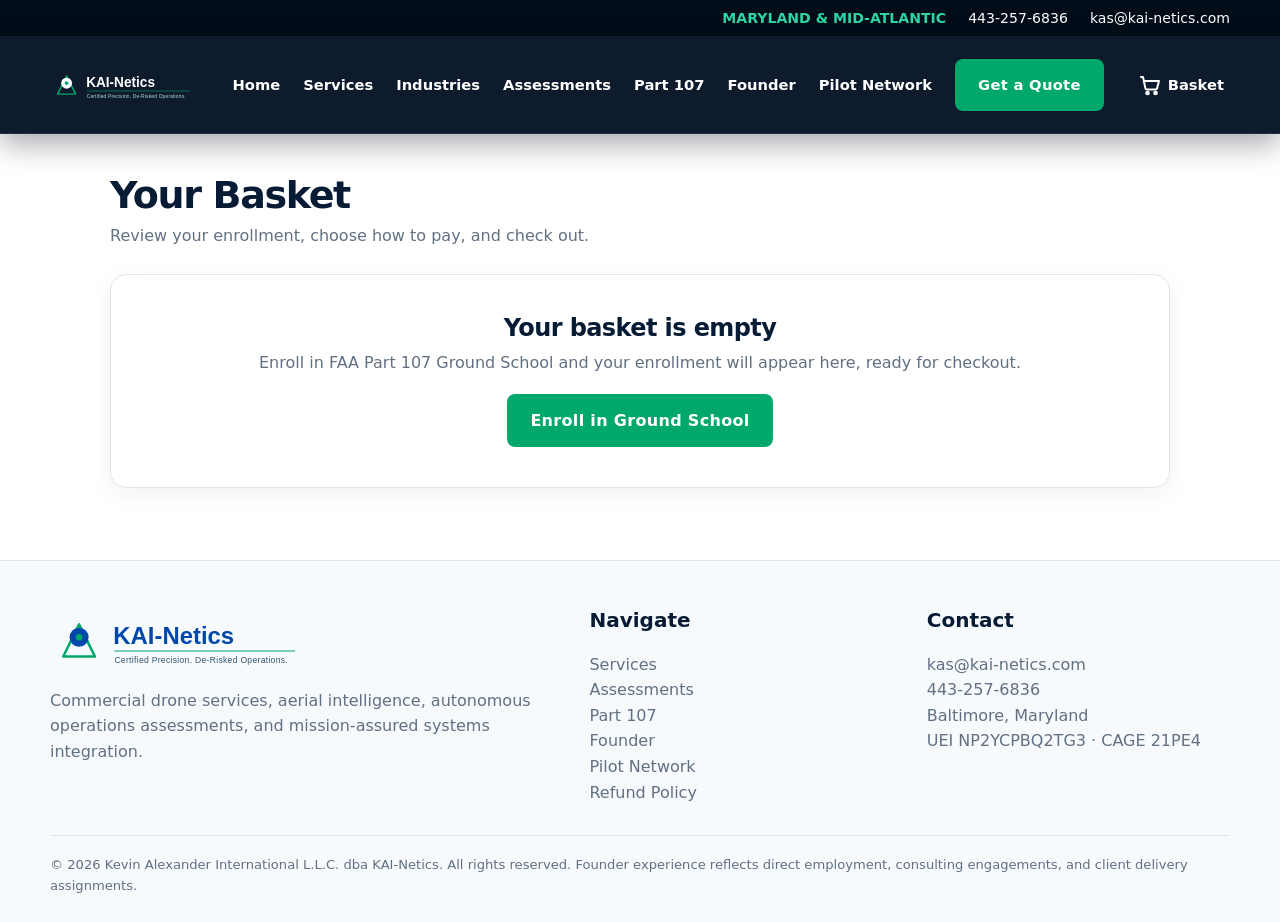
<file: cart.html>
<!doctype html><html lang="en"><head><meta charset="utf-8"><meta name="viewport" content="width=device-width,initial-scale=1"><title>Your Basket | KAI-Netics</title><meta name="description" content="Review your KAI-Netics enrollment and check out by card or Zelle."><meta name="robots" content="noindex"><meta name="theme-color" content="#071c34"><link rel="stylesheet" href="assets/site.css"><style id="nav-fit">.navlinks a{white-space:nowrap}</style><script src="assets/cart.js" defer></script><style id="basket">
.basket{max-width:1100px;margin:0 auto;padding:40px 20px 72px}
.basket h1{font-size:clamp(28px,4vw,38px);color:var(--navy);margin:0 0 6px}
.basket .lede{color:var(--muted);margin:0 0 26px}
.bgrid{display:grid;grid-template-columns:minmax(0,1fr) 360px;gap:26px;align-items:start}
.bpanel{background:#fff;border:1px solid var(--line);border-radius:var(--radius);box-shadow:0 6px 24px rgba(5,31,57,.06)}
.bitems{padding:6px 24px}
.bitems .head{display:flex;justify-content:space-between;padding:16px 0 12px;border-bottom:1px solid var(--line);color:var(--muted);font-size:14px;font-weight:700}
.bitem{display:grid;grid-template-columns:88px minmax(0,1fr) auto;gap:18px;padding:20px 0;border-bottom:1px solid var(--line)}
.bitem:last-of-type{border-bottom:0}.bfoot{display:flex;justify-content:flex-end;padding:12px 0 16px;border-top:1px solid var(--line)}.bfoot button{background:none;border:1px solid var(--line);border-radius:10px;padding:8px 14px;color:var(--navy);font:inherit;font-weight:700;cursor:pointer}.bfoot button:hover{border-color:#b2333d;color:#b2333d}
.bthumb{width:88px;height:88px;border-radius:12px;background:var(--navy) url('assets/part107-hero.jpg') center/cover}
.bitem h2{font-size:18px;margin:0 0 4px;color:var(--navy)}
.bitem .det{color:var(--muted);font-size:14px;line-height:1.5}
.bitem .meta{font-size:14px;margin-top:8px}
.bitem .ok{color:#0a7a50;font-weight:700}
.bitem .acts{margin-top:10px;font-size:14px;display:flex;gap:14px;flex-wrap:wrap}
.bitem .acts button{background:none;border:0;padding:0;color:var(--cobalt);font:inherit;cursor:pointer;text-decoration:underline}
.bprice{font-weight:800;font-size:18px;color:var(--navy);text-align:right;font-variant-numeric:tabular-nums}
.bsum{padding:22px 22px 24px;position:sticky;top:20px}
.bsum h2{font-size:18px;margin:0 0 14px;color:var(--navy)}
.pm{display:block;border:2px solid var(--line);border-radius:12px;padding:12px 14px;margin-bottom:10px;cursor:pointer}
.pm:has(input:checked){border-color:var(--jade);background:#f2fbf7}
.pm input{width:auto!important;height:auto;display:inline-block;margin:0 8px 0 0;padding:0;accent-color:#00A86B;vertical-align:middle}.pm{display:block;text-align:left}
.pm .t{font-weight:800;color:var(--navy)}
.pm .s{display:block;color:var(--muted);font-size:13px;margin:4px 0 0 24px}
.srow{display:flex;justify-content:space-between;padding:6px 0;font-size:15px}
.stotal{border-top:1px solid var(--line);margin-top:8px;padding-top:12px;font-weight:800;font-size:20px;color:var(--navy)}
.stotal span:last-child{font-variant-numeric:tabular-nums}
.bsum .btn{width:100%;justify-content:center;text-align:center;margin-top:14px}
.zelle{display:none;margin-top:14px;padding:14px;border-radius:12px;background:var(--paper);font-size:14px;line-height:1.6}
.zelle.on{display:block}
.zelle b{color:var(--navy)}
.fine{color:var(--muted);font-size:13px;line-height:1.55;margin-top:14px}
.empty{padding:40px 28px;text-align:center}
.empty h2{color:var(--navy);margin:0 0 8px;font-size:24px}
.empty p{color:var(--muted);margin:0 0 18px}
.done{padding:28px;margin-bottom:22px;border-left:5px solid var(--jade)}
@media(max-width:900px){.bgrid{grid-template-columns:1fr}.bsum{position:static}}
@media(max-width:520px){.bitem{grid-template-columns:64px minmax(0,1fr)}.bthumb{width:64px;height:64px}.bprice{grid-column:2;text-align:left}}
</style></head><body><a class="skip" href="#main">Skip to content</a><div class="utility"><div class="container"><strong>MARYLAND & MID-ATLANTIC</strong><a href="tel:+14432576836">443-257-6836</a><a href="mailto:kas@kai-netics.com">kas@kai-netics.com</a></div></div><header><div class="container nav"><a class="brand" href="index.html" aria-label="KAI-Netics home"><img src="assets/kai-netics-lockup-dark.svg" alt="KAI-Netics — Certified Precision. De-Risked Operations."></a><nav class="navlinks" aria-label="Primary"><a href="index.html">Home</a><a href="index.html#services">Services</a><a href="index.html#industries">Industries</a><a href="index.html#assessments">Assessments</a><a href="part107-exam-prep.html">Part 107</a><a href="founder.html">Founder</a><a href="pilot-partners.html">Pilot Network</a><a class="btn btn-primary" href="index.html#quote">Get a Quote</a></nav><a class="btn btn-primary mobile" href="index.html#quote">Get Quote</a></div></header><main id="main"><div class="basket">
 <h1>Your Basket</h1>
 <p class="lede">Review your enrollment, choose how to pay, and check out.</p>
 <div id="bwrap"></div>
</div>
<noscript><p style="max-width:820px;margin:0 auto 40px;padding:0 20px">Please enable JavaScript to use the basket, or email <a href="mailto:kas@kai-netics.com">kas@kai-netics.com</a> to enroll and pay.</p></noscript>
<script>
(function(){
 function money(n){return '$'+n.toLocaleString('en-US')}
 function confirmBox(){return true}
 function esc(s){return String(s).replace(/[&<>"]/g,function(c){return {'&':'&amp;','<':'&lt;','>':'&gt;','"':'&quot;'}[c]})}
 var wrap=document.getElementById('bwrap');
 function draw(){
  var C=window.KNCart; var items=C?C.items():[];
  if(!items.length){
   wrap.innerHTML='<div class="bpanel empty"><h2>Your basket is empty</h2><p>Enroll in FAA Part 107 Ground School and your enrollment will appear here, ready for checkout.</p><a class="btn btn-primary" href="part107-exam-prep.html#signup">Enroll in Ground School</a></div>';
   return;
  }
  var it=items[0];
  var rows=items.map(function(i){return '<div class="bitem"><div class="bthumb" role="img" aria-label="Part 107 Ground School"></div><div><h2>'+esc(i.name)+'</h2><div class="det">'+esc(i.detail)+'</div>'+(i.enrollee?'<div class="meta">Enrollee: <b>'+esc(i.enrollee)+'</b></div>':'')+'<div class="meta ok">Enrollment received · seat held once payment is received</div><div class="acts"><a href="'+i.page+'">Course details</a><button type="button" data-rm="'+i.sku+'">Remove</button></div></div><div class="bprice" id="lp-'+i.sku+'">'+money(i.priceCard)+'</div></div>'}).join('');
  wrap.innerHTML='<div class="bgrid"><div class="bpanel bitems"><div class="head"><span>Enrollment</span><span>Price</span></div>'+rows+'<div class="bfoot"><button type="button" id="bempty">Empty basket</button></div></div>'+
  '<aside class="bpanel bsum" aria-label="Order summary"><h2>Order summary</h2>'+
  '<label class="pm"><input type="radio" name="pm" value="card" checked><span class="t">Card · '+money(it.priceCard)+'</span><span class="s">Visa, Mastercard, Amex, Apple Pay and more, on Stripe\'s secure checkout</span></label>'+
  '<label class="pm"><input type="radio" name="pm" value="zelle"><span class="t">Zelle · '+money(it.priceZelle)+'</span><span class="s">Pay from your bank and save $'+(it.priceCard-it.priceZelle)+'</span></label>'+
  '<div class="srow"><span>Items (1)</span><span id="sitem">'+money(it.priceCard)+'</span></div>'+
  '<div class="srow stotal"><span>Order total</span><span id="stot">'+money(it.priceCard)+'</span></div>'+
  '<a class="btn btn-primary" id="checkout" href="'+it.stripe+'">Proceed to checkout</a>'+
  '<div class="zelle" id="zbox"><b>Send '+money(it.priceZelle)+' by Zelle to: kai-netics</b><br>The recipient shows as <b>Kevin Alexander International</b>. Put the enrollee\'s full name and "Part 107" in the memo. Your seat is held once we receive it, and we\'ll confirm by email.<button type="button" class="btn btn-teal" id="zdone" style="width:100%;margin-top:12px">I\'ve sent my Zelle payment</button></div>'+
  '<p class="fine">Payment is due 7 days before session 1. All payments are non-refundable but may be transferred to the next cohort. If KAI-Netics cancels or reschedules, you may choose a full refund or a free transfer. <a href="refund-policy.html">Read the full policy</a>.</p></aside></div>';
  document.getElementById('bempty').addEventListener('click',function(){if(confirmBox()){C.clear();draw();}});
  wrap.querySelectorAll('[data-rm]').forEach(function(b){b.addEventListener('click',function(){C.remove(b.getAttribute('data-rm'));draw();});});
  var co=document.getElementById('checkout'),zb=document.getElementById('zbox');
  wrap.querySelectorAll('input[name=pm]').forEach(function(r){r.addEventListener('change',function(){
   var z=r.value==='zelle'&&r.checked; var p=z?it.priceZelle:it.priceCard;
   document.getElementById('sitem').textContent=money(p);document.getElementById('stot').textContent=money(p);document.getElementById('lp-'+it.sku).textContent=money(p);
   co.style.display=z?'none':''; zb.classList.toggle('on',z);
  });});
  document.getElementById('zdone').addEventListener('click',function(){
   wrap.innerHTML='<div class="bpanel done"><h2 style="margin:0 0 8px;color:var(--navy)">Thank you. We\'ll confirm your payment by email.</h2><p style="margin:0;color:var(--muted)">Once your Zelle payment of '+money(it.priceZelle)+' to kai-netics arrives, your seat is held. Questions? Email <a href="mailto:kas@kai-netics.com">kas@kai-netics.com</a> or call 443-257-6836.</p></div>';
   C.clear();
  });
 }
 if(window.KNCart) draw(); else document.addEventListener('DOMContentLoaded',draw);
})();
</script></main><footer><div class="container"><div class="footergrid"><div><img class="footerbrand" src="assets/kai-netics-lockup-light.svg" alt="KAI-Netics"><p>Commercial drone services, aerial intelligence, autonomous operations assessments, and mission-assured systems integration.</p></div><div><h3>Navigate</h3><ul><li><a href="index.html#services">Services</a></li><li><a href="index.html#assessments">Assessments</a></li><li><a href="part107-exam-prep.html">Part 107</a></li><li><a href="founder.html">Founder</a></li><li><a href="pilot-partners.html">Pilot Network</a></li><li><a href="refund-policy.html">Refund Policy</a></li></ul></div><div><h3>Contact</h3><ul><li><a href="mailto:kas@kai-netics.com">kas@kai-netics.com</a></li><li><a href="tel:+14432576836">443-257-6836</a></li><li>Baltimore, Maryland</li><li>UEI NP2YCPBQ2TG3 · CAGE 21PE4</li></ul></div></div><div class="copyright">© 2026 Kevin Alexander International L.L.C. dba KAI-Netics. All rights reserved. Founder experience reflects direct employment, consulting engagements, and client delivery assignments.</div></div></footer></body></html>
</file>
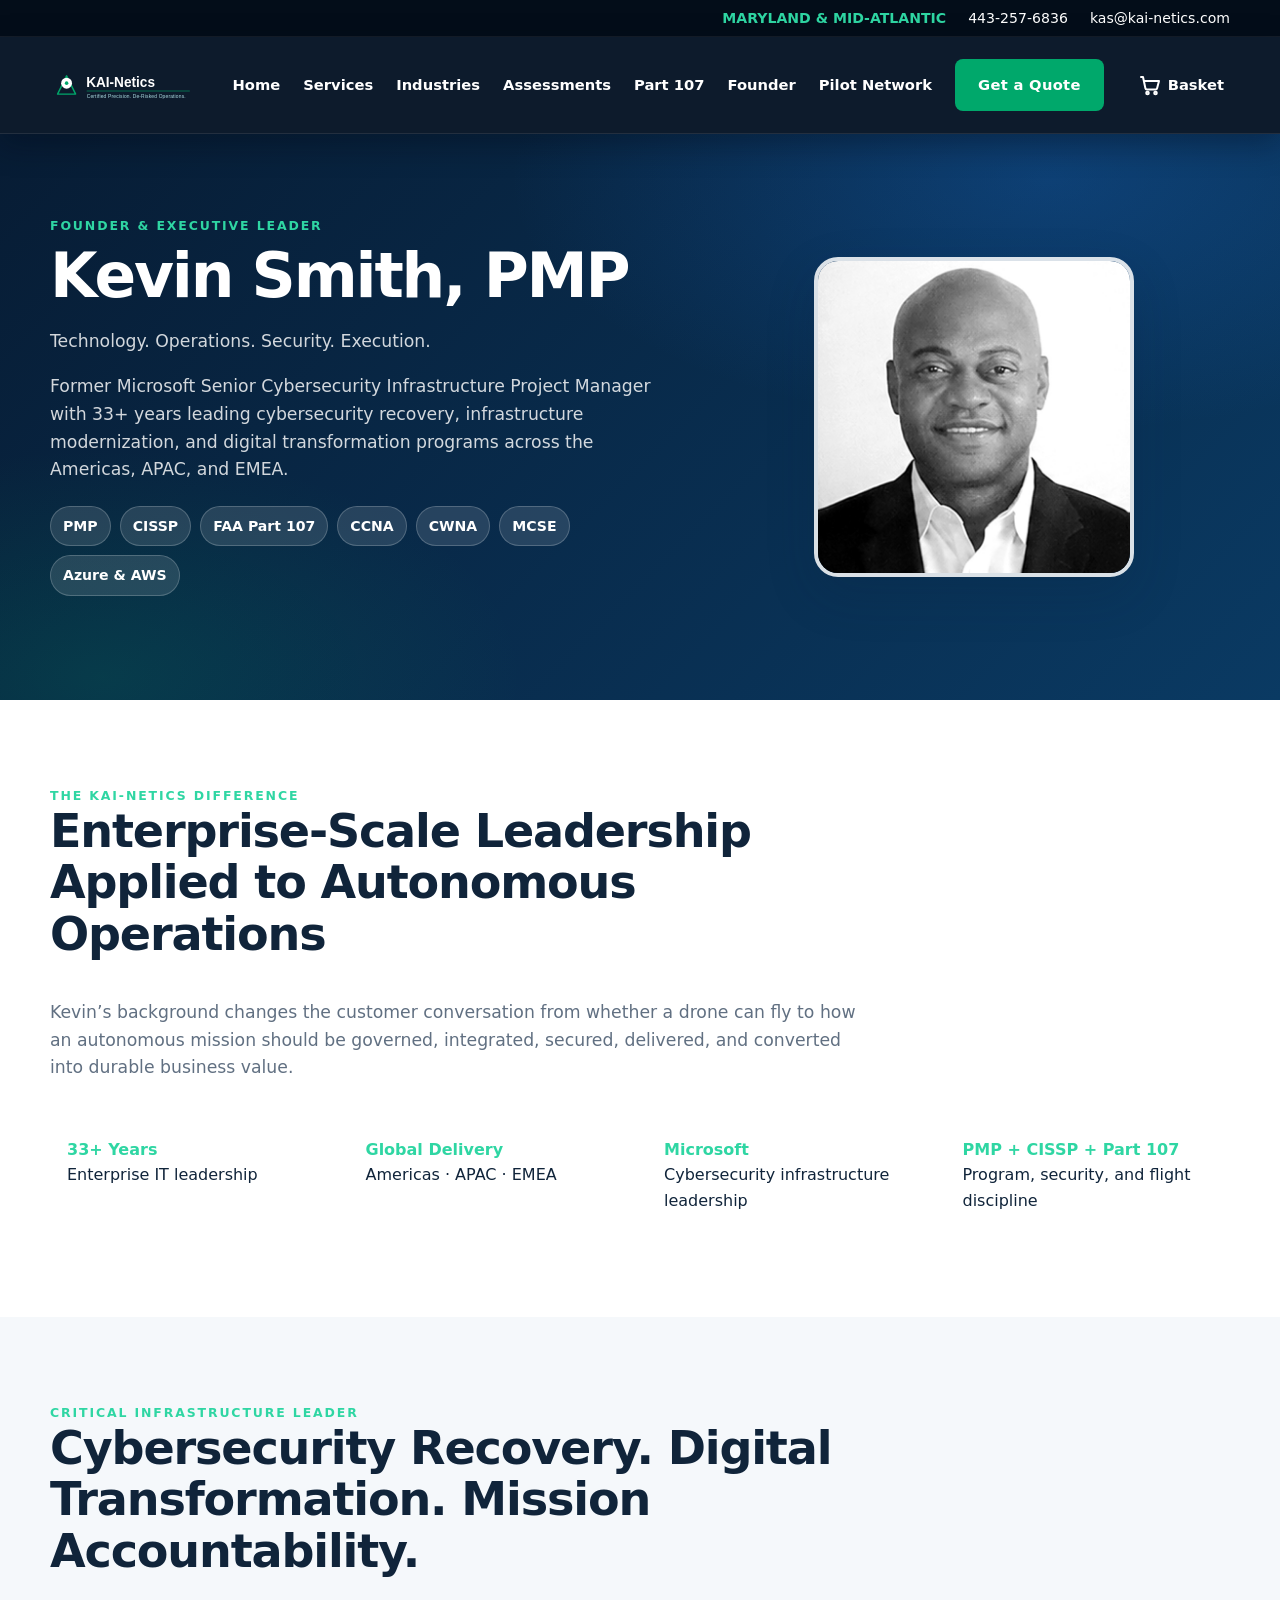
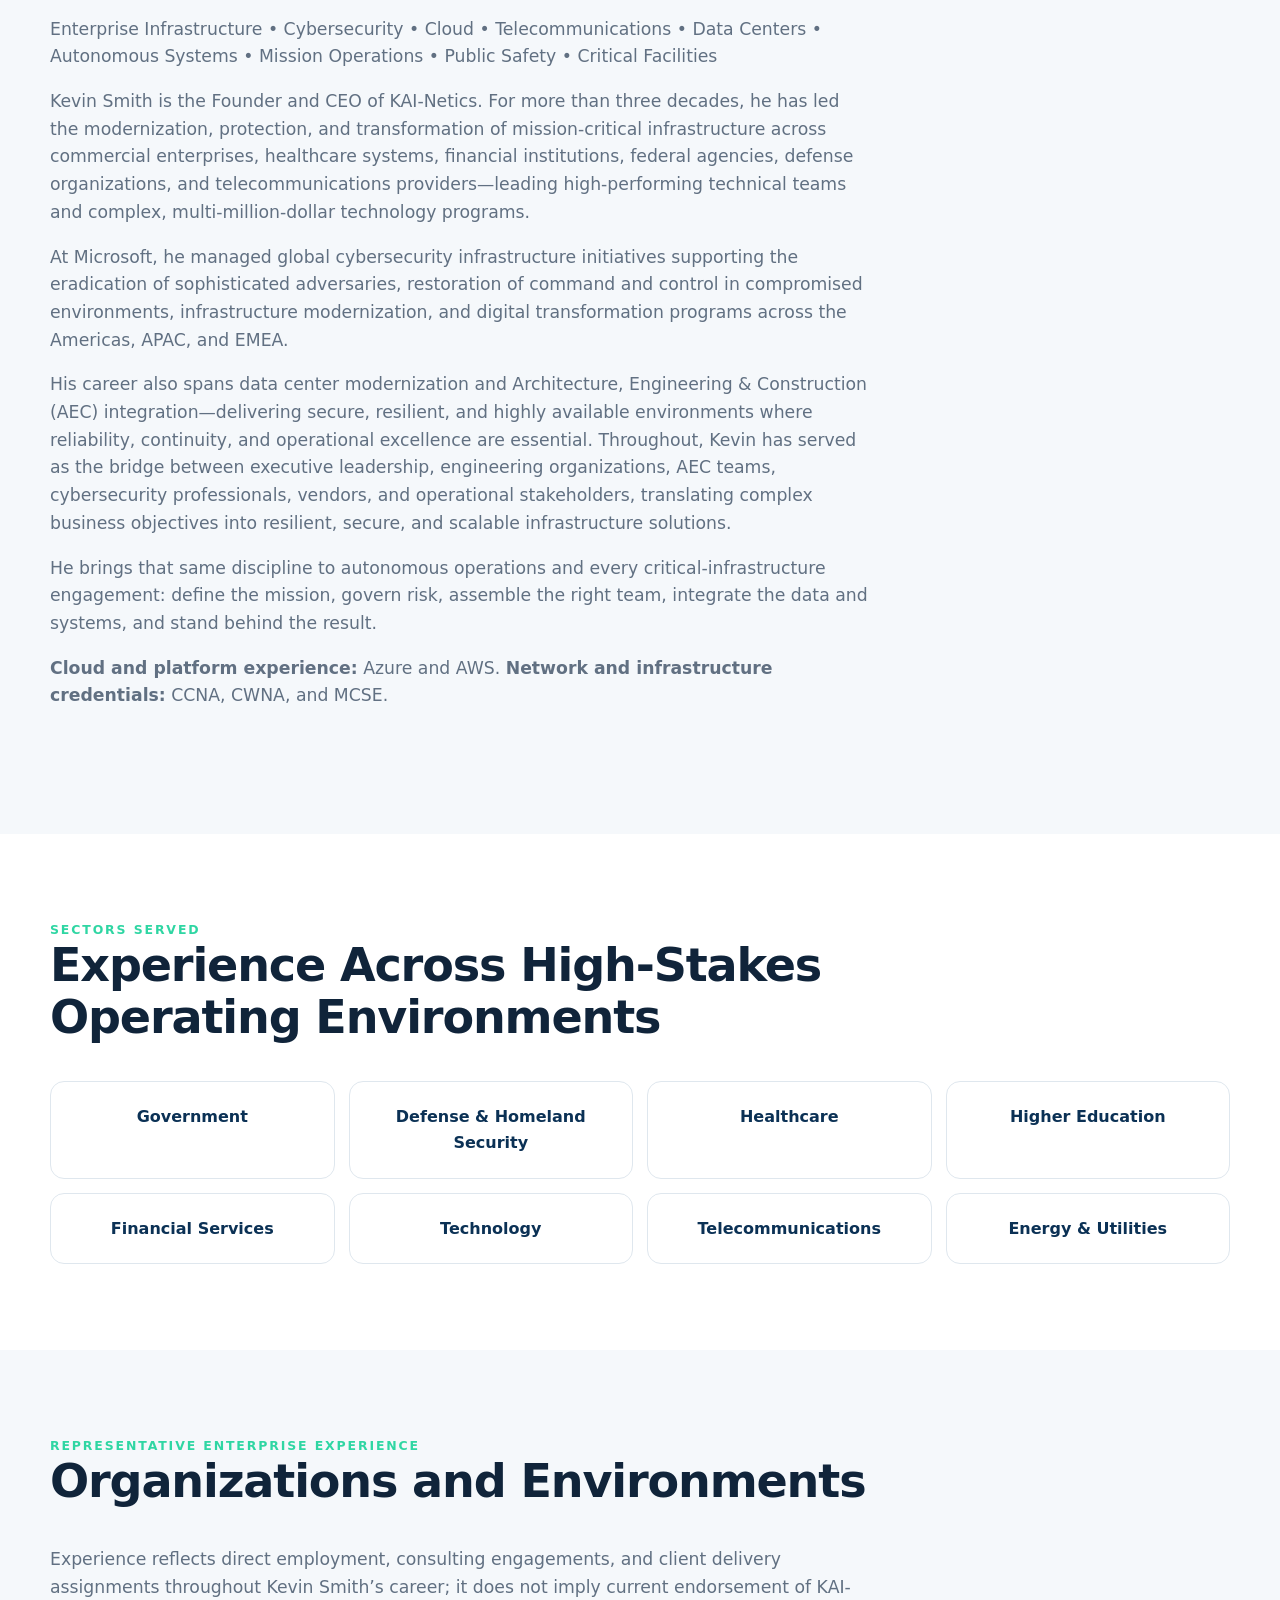
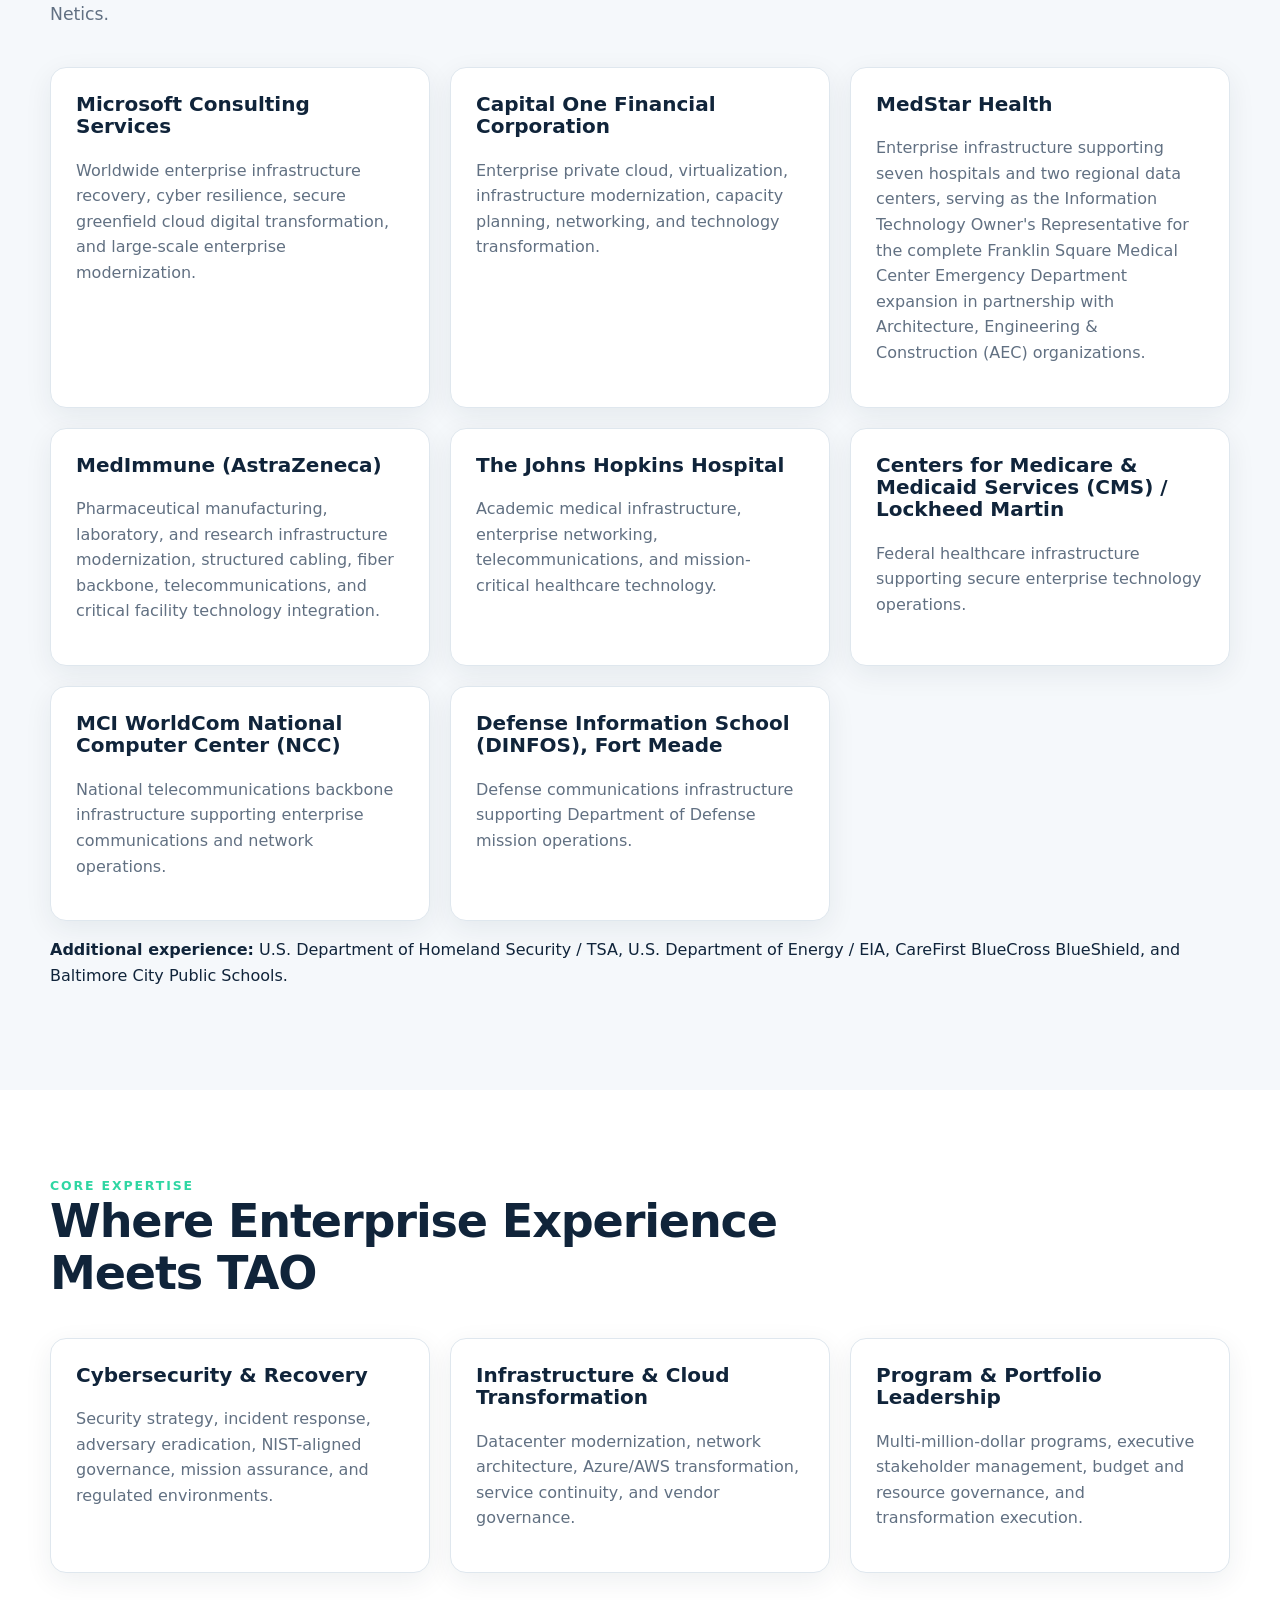
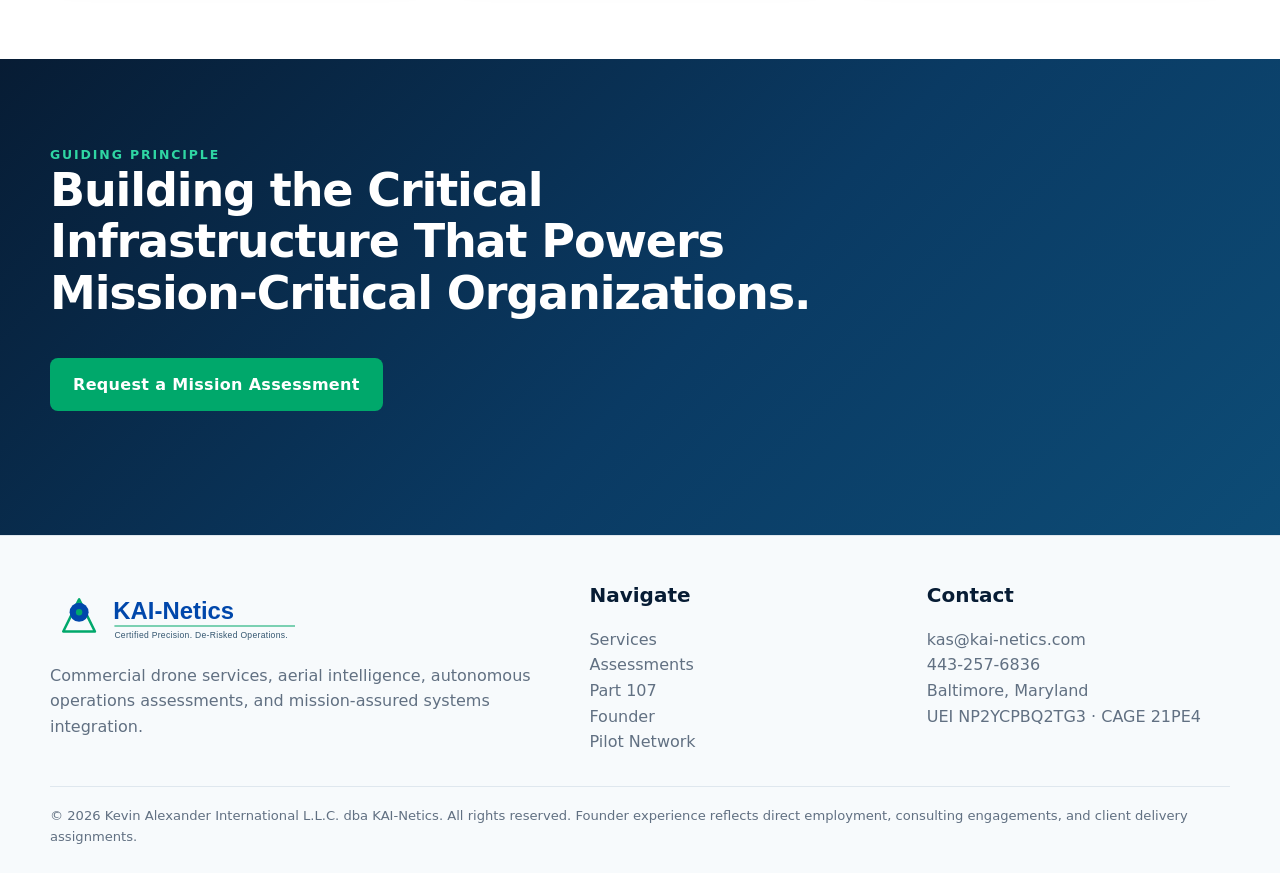
<file: founder.html>
<!doctype html><html lang="en"><head><meta charset="utf-8"><meta name="viewport" content="width=device-width,initial-scale=1"><title>Kevin Smith, PMP | Founder of KAI-Netics</title><meta name="description" content="Meet Kevin Smith, PMP, founder of KAI-Netics and former Microsoft cybersecurity infrastructure program leader."><meta name="theme-color" content="#071c34"><link rel="stylesheet" href="assets/site.css"><style id="nav-fit">.navlinks a{white-space:nowrap}</style><script src="assets/cart.js" defer></script></head><body><a class="skip" href="#main">Skip to content</a><div class="utility"><div class="container"><strong>MARYLAND & MID-ATLANTIC</strong><a href="tel:+14432576836">443-257-6836</a><a href="mailto:kas@kai-netics.com">kas@kai-netics.com</a></div></div><header><div class="container nav"><a class="brand" href="index.html" aria-label="KAI-Netics home"><img src="assets/kai-netics-lockup-dark.svg" alt="KAI-Netics — Certified Precision. De-Risked Operations."></a><nav class="navlinks" aria-label="Primary"><a href="index.html">Home</a><a href="index.html#services">Services</a><a href="index.html#industries">Industries</a><a href="index.html#assessments">Assessments</a><a href="part107-exam-prep.html">Part 107</a><a href="founder.html">Founder</a><a href="pilot-partners.html">Pilot Network</a><a class="btn btn-primary" href="index.html#quote">Get a Quote</a></nav><a class="btn btn-primary mobile" href="index.html#quote">Get Quote</a></div></header><main id="main"><section class="pagehero"><div class="container wrap"><div><div class="kicker">Founder & Executive Leader</div><h1>Kevin Smith, PMP</h1><p>Technology. Operations. Security. Execution.</p><p>Former Microsoft Senior Cybersecurity Infrastructure Project Manager with 33+ years leading cybersecurity recovery, infrastructure modernization, and digital transformation programs across the Americas, APAC, and EMEA.</p><div class="credentials"><span class="pill">PMP</span><span class="pill">CISSP</span><span class="pill">FAA Part 107</span><span class="pill">CCNA</span><span class="pill">CWNA</span><span class="pill">MCSE</span><span class="pill">Azure &amp; AWS</span></div></div><img class="portrait" src="assets/kevin-smith-headshot.jpg" alt="Kevin Smith, PMP"></div></section>
<section><div class="container"><div class="lead"><div class="eyebrow">The KAI-Netics Difference</div><h2>Enterprise-Scale Leadership Applied to Autonomous Operations</h2><p>Kevin’s background changes the customer conversation from whether a drone can fly to how an autonomous mission should be governed, integrated, secured, delivered, and converted into durable business value.</p></div><div class="stats"><div class="stat"><strong>33+ Years</strong>Enterprise IT leadership</div><div class="stat"><strong>Global Delivery</strong>Americas · APAC · EMEA</div><div class="stat"><strong>Microsoft</strong>Cybersecurity infrastructure leadership</div><div class="stat"><strong>PMP + CISSP + Part 107</strong>Program, security, and flight discipline</div></div></div></section>

<section class="paper"><div class="container"><div class="lead"><div class="eyebrow">Critical Infrastructure Leader</div><h2>Cybersecurity Recovery. Digital Transformation. Mission Accountability.</h2><p class="taglist">Enterprise Infrastructure &bull; Cybersecurity &bull; Cloud &bull; Telecommunications &bull; Data Centers &bull; Autonomous Systems &bull; Mission Operations &bull; Public Safety &bull; Critical Facilities</p><p>Kevin Smith is the Founder and CEO of KAI-Netics. For more than three decades, he has led the modernization, protection, and transformation of mission-critical infrastructure across commercial enterprises, healthcare systems, financial institutions, federal agencies, defense organizations, and telecommunications providers—leading high-performing technical teams and complex, multi-million-dollar technology programs.</p><p>At Microsoft, he managed global cybersecurity infrastructure initiatives supporting the eradication of sophisticated adversaries, restoration of command and control in compromised environments, infrastructure modernization, and digital transformation programs across the Americas, APAC, and EMEA.</p><p>His career also spans data center modernization and Architecture, Engineering &amp; Construction (AEC) integration—delivering secure, resilient, and highly available environments where reliability, continuity, and operational excellence are essential. Throughout, Kevin has served as the bridge between executive leadership, engineering organizations, AEC teams, cybersecurity professionals, vendors, and operational stakeholders, translating complex business objectives into resilient, secure, and scalable infrastructure solutions.</p><p>He brings that same discipline to autonomous operations and every critical-infrastructure engagement: define the mission, govern risk, assemble the right team, integrate the data and systems, and stand behind the result.</p><p><strong>Cloud and platform experience:</strong> Azure and AWS. <strong>Network and infrastructure credentials:</strong> CCNA, CWNA, and MCSE.</p></div></div></section>

<section><div class="container"><div class="lead"><div class="eyebrow">Sectors Served</div><h2>Experience Across High-Stakes Operating Environments</h2></div><div class="sectorgrid"><div class="sector">Government</div><div class="sector">Defense & Homeland Security</div><div class="sector">Healthcare</div><div class="sector">Higher Education</div><div class="sector">Financial Services</div><div class="sector">Technology</div><div class="sector">Telecommunications</div><div class="sector">Energy & Utilities</div></div></div></section>

<section class="paper"><div class="container"><div class="lead"><div class="eyebrow">Representative Enterprise Experience</div><h2>Organizations and Environments</h2><p>Experience reflects direct employment, consulting engagements, and client delivery assignments throughout Kevin Smith’s career; it does not imply current endorsement of KAI-Netics.</p></div><div class="grid3">
<div class="card"><div class="body"><h3>Microsoft Consulting Services</h3><p>Worldwide enterprise infrastructure recovery, cyber resilience, secure greenfield cloud digital transformation, and large-scale enterprise modernization.</p></div></div>
<div class="card"><div class="body"><h3>Capital One Financial Corporation</h3><p>Enterprise private cloud, virtualization, infrastructure modernization, capacity planning, networking, and technology transformation.</p></div></div>
<div class="card"><div class="body"><h3>MedStar Health</h3><p>Enterprise infrastructure supporting seven hospitals and two regional data centers, serving as the Information Technology Owner's Representative for the complete Franklin Square Medical Center Emergency Department expansion in partnership with Architecture, Engineering &amp; Construction (AEC) organizations.</p></div></div>
<div class="card"><div class="body"><h3>MedImmune (AstraZeneca)</h3><p>Pharmaceutical manufacturing, laboratory, and research infrastructure modernization, structured cabling, fiber backbone, telecommunications, and critical facility technology integration.</p></div></div>
<div class="card"><div class="body"><h3>The Johns Hopkins Hospital</h3><p>Academic medical infrastructure, enterprise networking, telecommunications, and mission-critical healthcare technology.</p></div></div>
<div class="card"><div class="body"><h3>Centers for Medicare &amp; Medicaid Services (CMS) / Lockheed Martin</h3><p>Federal healthcare infrastructure supporting secure enterprise technology operations.</p></div></div>
<div class="card"><div class="body"><h3>MCI WorldCom National Computer Center (NCC)</h3><p>National telecommunications backbone infrastructure supporting enterprise communications and network operations.</p></div></div>
<div class="card"><div class="body"><h3>Defense Information School (DINFOS), Fort Meade</h3><p>Defense communications infrastructure supporting Department of Defense mission operations.</p></div></div>
</div><p class="additional"><strong>Additional experience:</strong> U.S. Department of Homeland Security / TSA, U.S. Department of Energy / EIA, CareFirst BlueCross BlueShield, and Baltimore City Public Schools.</p></div></section>

<section><div class="container"><div class="lead"><div class="eyebrow">Core Expertise</div><h2>Where Enterprise Experience Meets TAO</h2></div><div class="grid3"><div class="card"><div class="body"><h3>Cybersecurity & Recovery</h3><p>Security strategy, incident response, adversary eradication, NIST-aligned governance, mission assurance, and regulated environments.</p></div></div><div class="card"><div class="body"><h3>Infrastructure & Cloud Transformation</h3><p>Datacenter modernization, network architecture, Azure/AWS transformation, service continuity, and vendor governance.</p></div></div><div class="card"><div class="body"><h3>Program & Portfolio Leadership</h3><p>Multi-million-dollar programs, executive stakeholder management, budget and resource governance, and transformation execution.</p></div></div></div></div></section>

<section class="quote"><div class="container"><div class="lead"><div class="eyebrow">Guiding Principle</div><h2>Building the Critical Infrastructure That Powers Mission-Critical Organizations.</h2><a class="btn btn-primary" href="index.html#quote">Request a Mission Assessment</a></div></div></section></main><footer><div class="container"><div class="footergrid"><div><img class="footerbrand" src="assets/kai-netics-lockup-light.svg" alt="KAI-Netics"><p>Commercial drone services, aerial intelligence, autonomous operations assessments, and mission-assured systems integration.</p></div><div><h3>Navigate</h3><ul><li><a href="index.html#services">Services</a></li><li><a href="index.html#assessments">Assessments</a></li><li><a href="part107-exam-prep.html">Part 107</a></li><li><a href="founder.html">Founder</a></li><li><a href="pilot-partners.html">Pilot Network</a></li></ul></div><div><h3>Contact</h3><ul><li><a href="mailto:kas@kai-netics.com">kas@kai-netics.com</a></li><li><a href="tel:+14432576836">443-257-6836</a></li><li>Baltimore, Maryland</li><li>UEI NP2YCPBQ2TG3 · CAGE 21PE4</li></ul></div></div><div class="copyright">© 2026 Kevin Alexander International L.L.C. dba KAI-Netics. All rights reserved. Founder experience reflects direct employment, consulting engagements, and client delivery assignments.</div></div></footer></body></html>
</file>
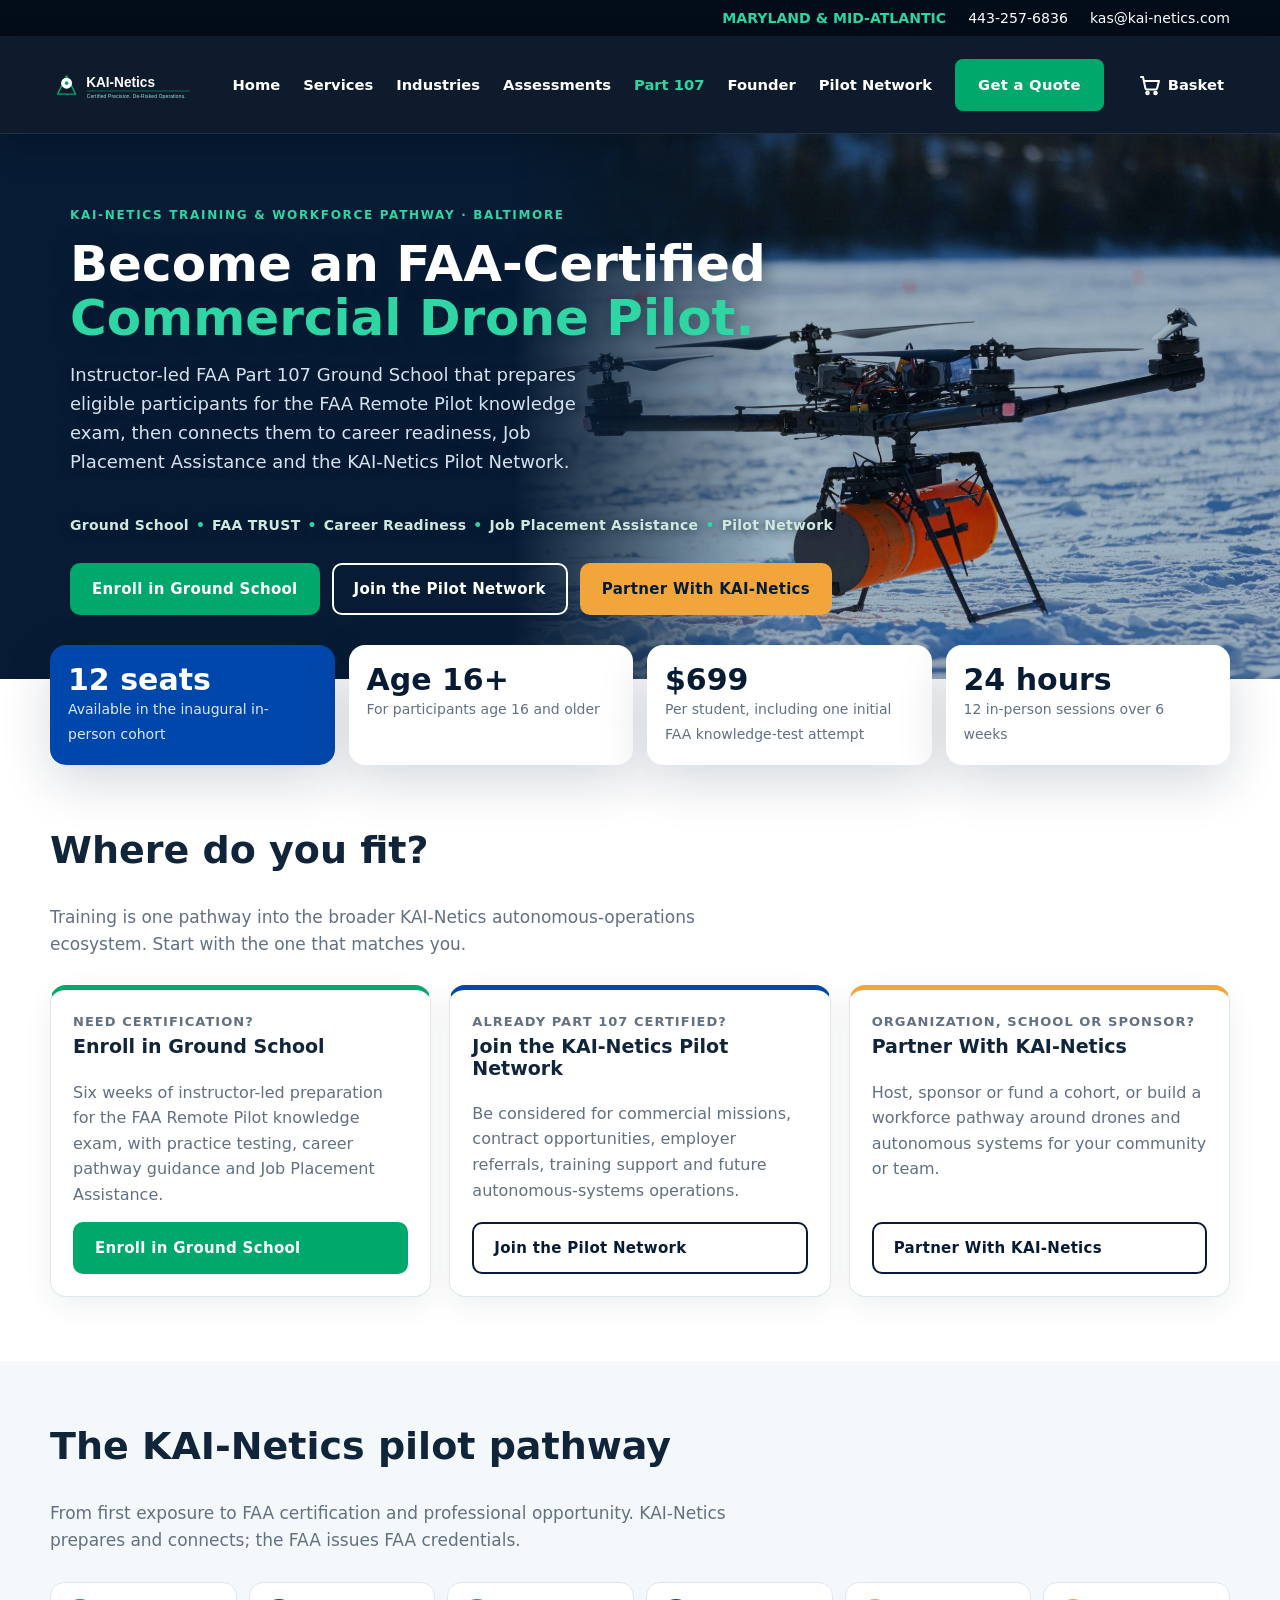
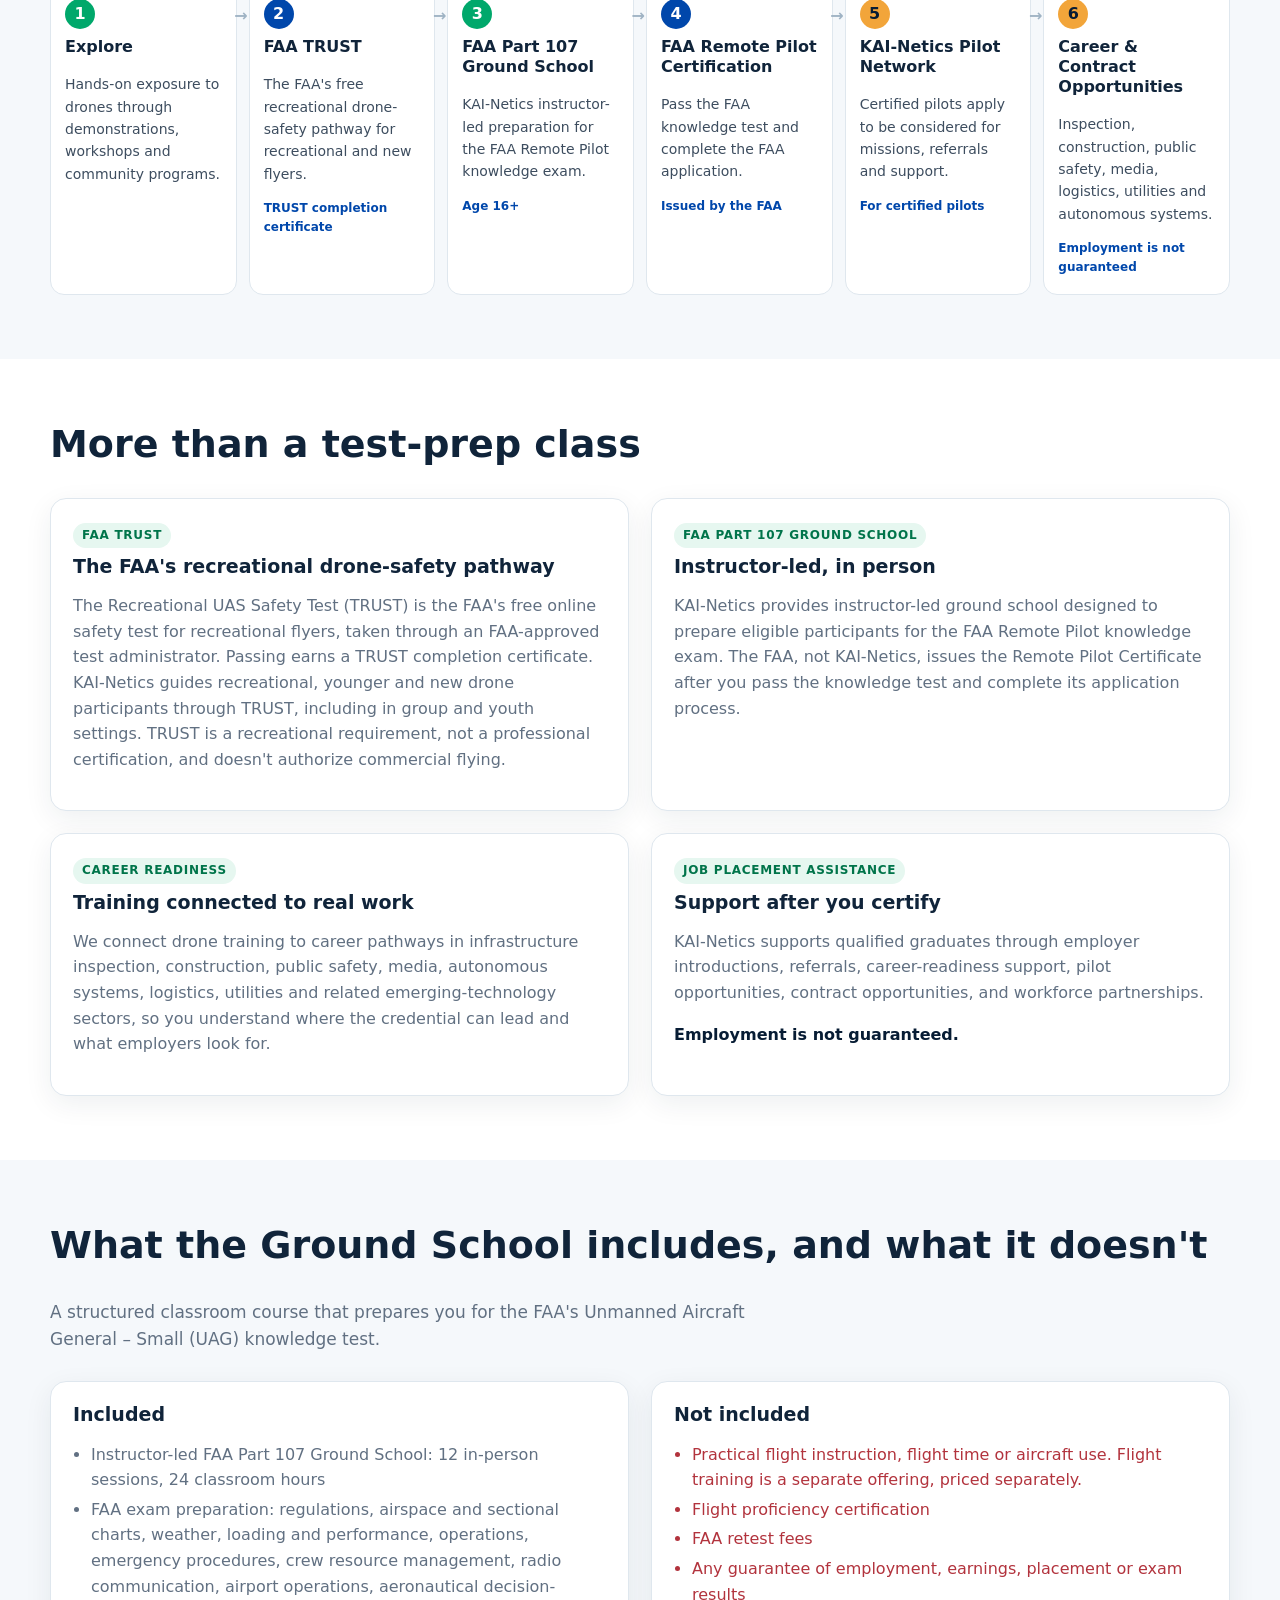
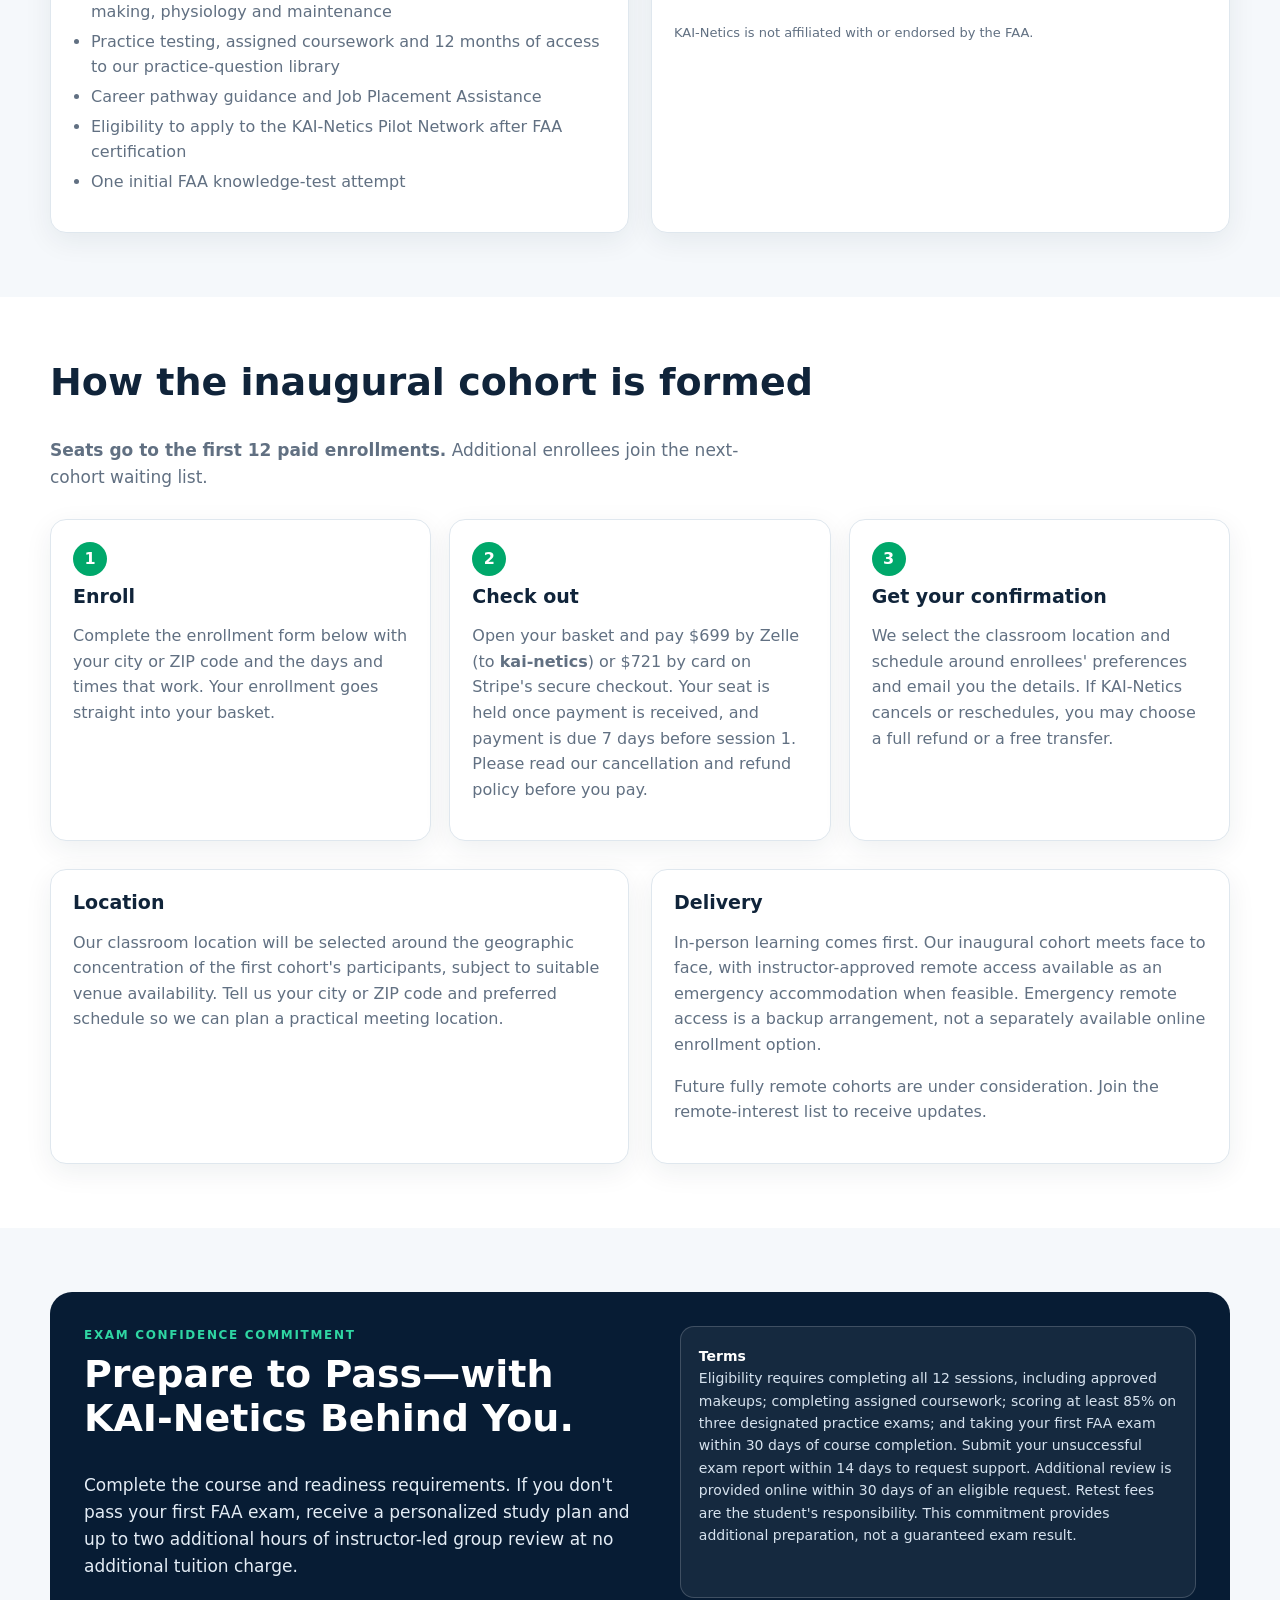
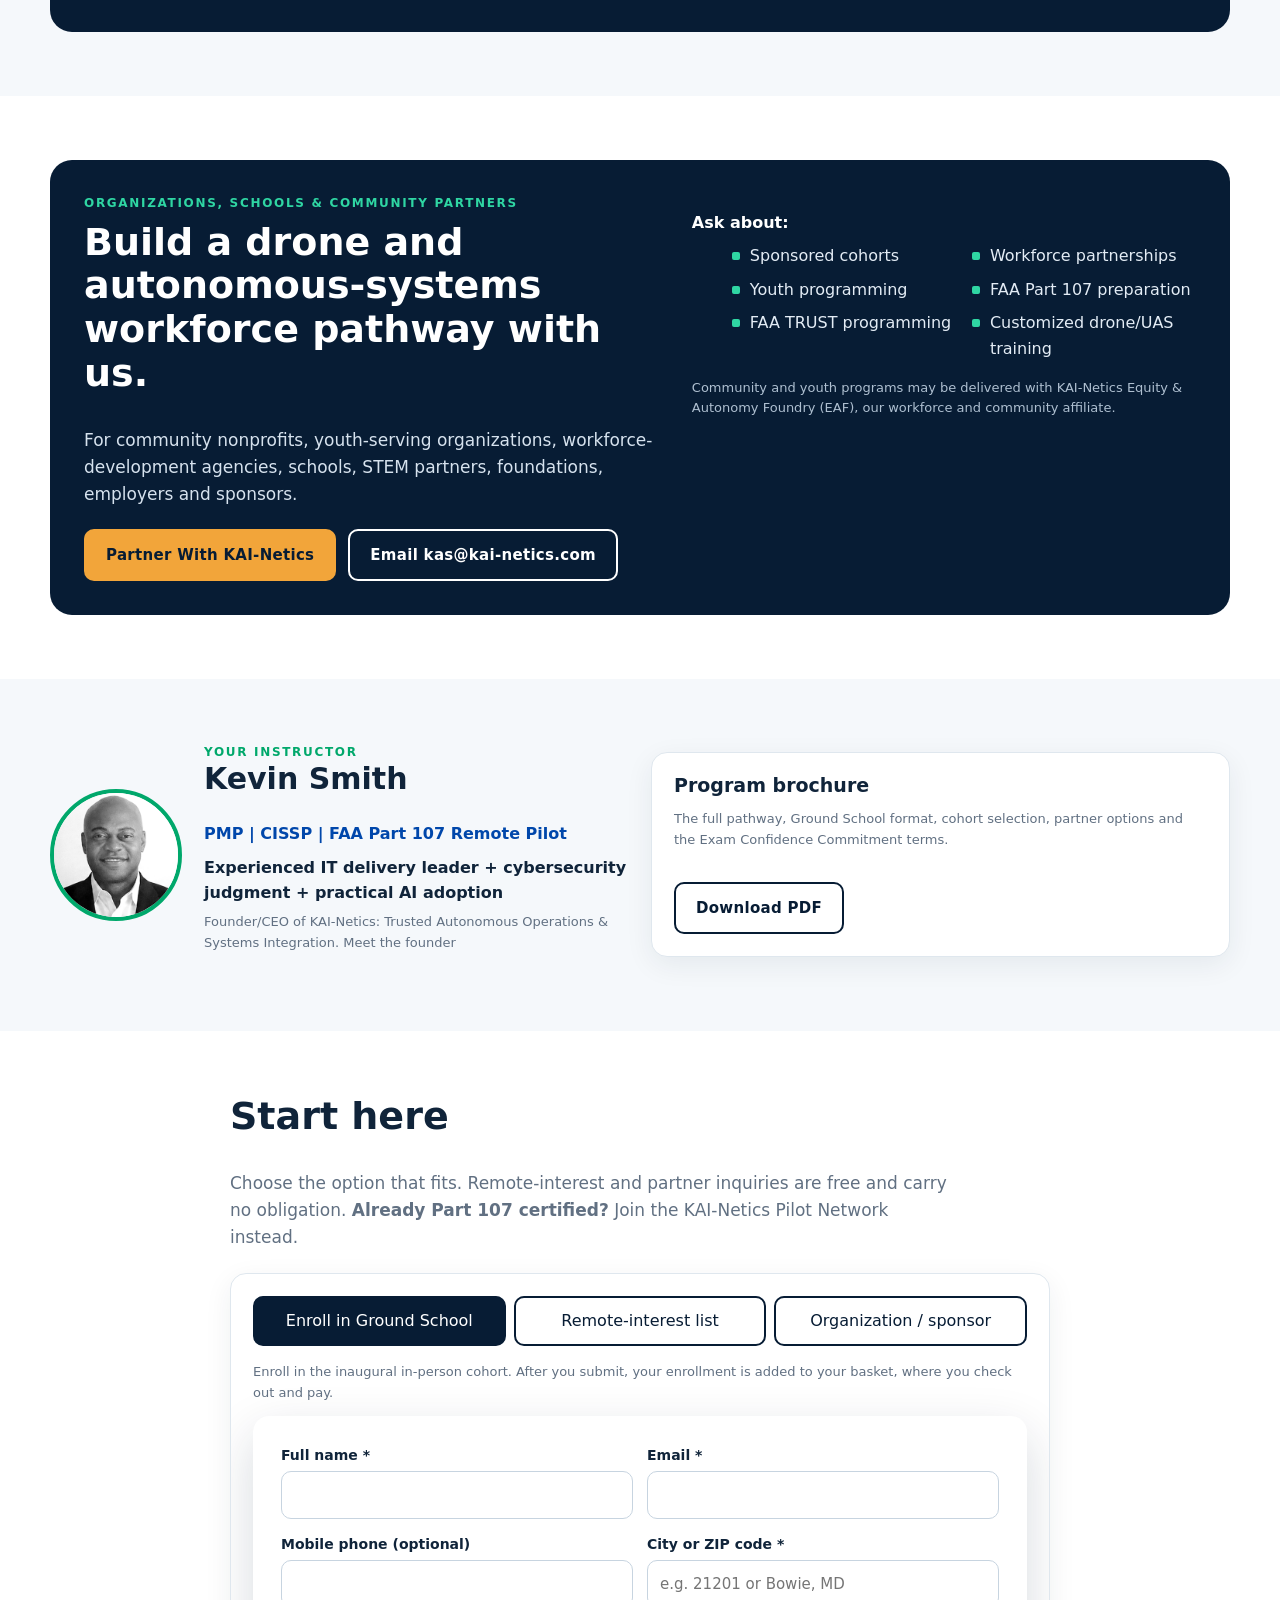
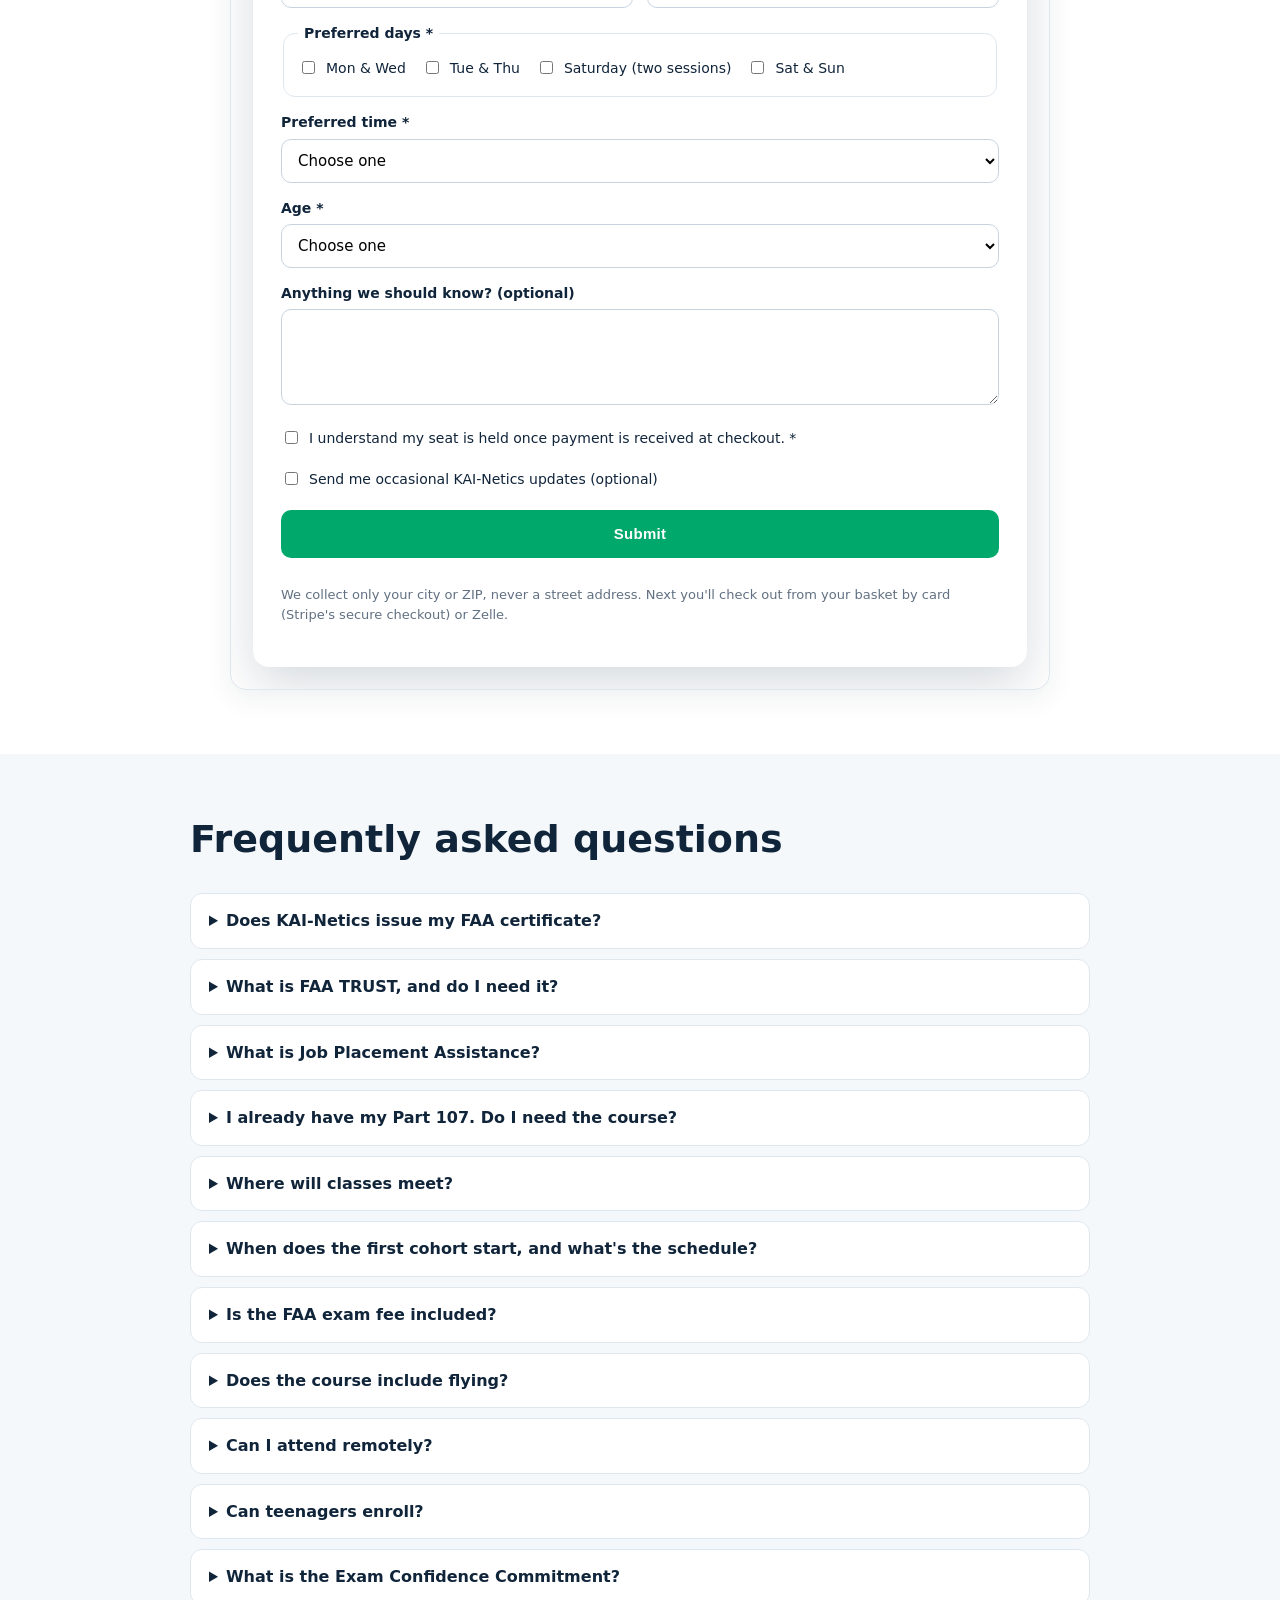
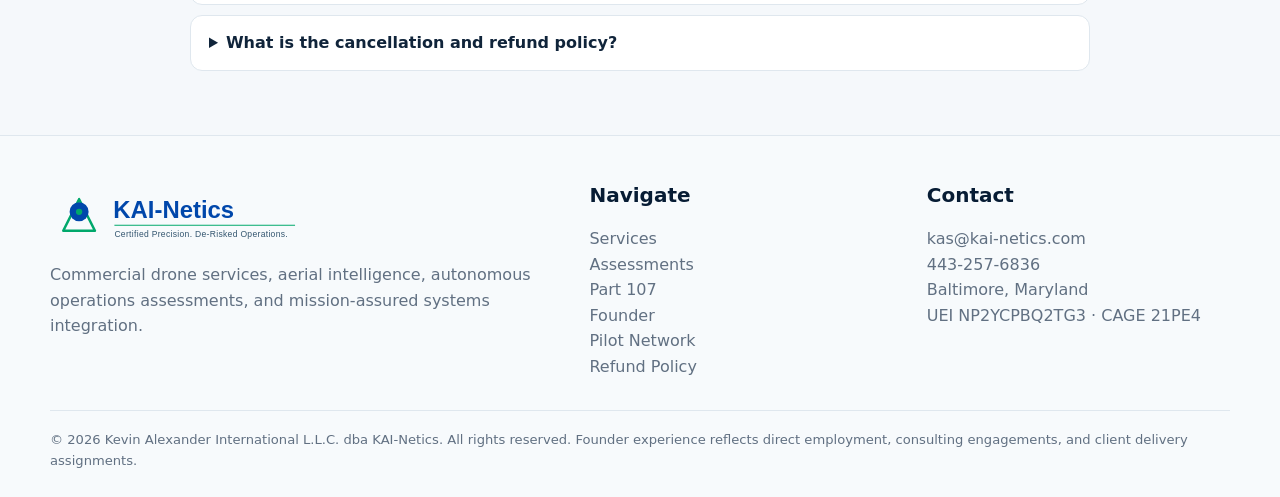
<file: part107-exam-prep.html>
<!doctype html><html lang="en"><head><meta charset="utf-8"><meta name="viewport" content="width=device-width,initial-scale=1"><title>FAA Part 107 Ground School &amp; Drone Pilot Pathway | KAI-Netics</title><meta name="description" content="Instructor-led FAA Part 107 Ground School in Baltimore that prepares eligible participants for the FAA Remote Pilot knowledge exam, with FAA TRUST, career readiness, Job Placement Assistance and the KAI-Netics Pilot Network."><meta name="theme-color" content="#071c34"><link rel="stylesheet" href="assets/site.css?v=4">
<style>:root{--p-navy:#071c34}.p107 .btn{display:inline-block;border-radius:10px;padding:12px 20px;font-weight:700;text-decoration:none;font-size:15px;border:2px solid transparent;cursor:pointer}
.p107 .btn-primary{background:#00A86B;color:#fff!important}
.p107 .btn-ghost{border-color:#fff;color:#fff!important}
.p107 .btn-outline{border-color:#071c34;color:#071c34!important;background:#fff}
.p107 .hero{background:#071c34;color:#fff;position:relative;overflow:hidden}
.p107 .hero .ph{position:absolute;inset:0 0 0 40%;background:url(assets/part107-hero.jpg) 45% 50%/cover;-webkit-mask-image:linear-gradient(90deg,transparent 0%,#000 35%);mask-image:linear-gradient(90deg,transparent 0%,#000 35%);opacity:.9}
.p107 .hero .container{position:relative;padding:72px 20px 64px}
.p107 .eyebrow{font-size:12px;font-weight:800;letter-spacing:.14em;text-transform:uppercase;color:#2fd6a3}
.p107 .hero h1{font-size:clamp(34px,5vw,56px);line-height:1.08;font-weight:700;max-width:640px;margin-top:12px}
.p107 .hero h1 span{color:#2fd6a3}
.p107 .hero p.lead{font-size:18px;color:#d6e2ee;max-width:560px;margin-top:16px}
.p107 .hero .ctas{display:flex;gap:12px;flex-wrap:wrap;margin-top:26px}
.p107 .facts{display:grid;grid-template-columns:repeat(4,1fr);gap:14px;margin-top:-34px;position:relative;z-index:2}
.p107 .fact{background:#fff;border-radius:16px;box-shadow:0 18px 50px rgba(5,31,57,.16);padding:18px}
.p107 .fact b{display:block;font-size:30px;color:#071c34;line-height:1.1}
.p107 .fact span{font-size:14px;color:#617082}
.p107 .fact.p{background:#0047AB;color:#fff}
.p107 .fact.p b{color:#fff}
.p107 .fact.p span{color:#dbe7ff}
.p107 section{padding:64px 0}
.p107 section.alt{background:#f5f8fb}
.p107 h2{font-size:clamp(26px,3.4vw,38px);line-height:1.15;color:#10243a;font-weight:700}
.p107 .sub{color:#617082;max-width:720px;margin-top:10px;font-size:17px}
.p107 .grid2{display:grid;grid-template-columns:1fr 1fr;gap:22px;margin-top:28px}
.p107 .grid3{display:grid;grid-template-columns:repeat(3,1fr);gap:18px;margin-top:28px}
.p107 .card{background:#fff;border:1px solid #dfe7ee;border-radius:16px;padding:22px}
.p107 .card h3{font-size:19px;color:#10243a;margin-bottom:6px}
.p107 .card ul{padding-left:18px}
.p107 .card li{margin:4px 0}
.p107 .card .no{color:#b2333d}
.p107 .num{width:34px;height:34px;border-radius:50%;background:#00A86B;color:#fff;display:grid;place-items:center;font-weight:800;margin-bottom:10px}
.p107 .commit{background:#071c34;color:#fff;border-radius:22px;padding:34px;display:grid;grid-template-columns:1.1fr 1fr;gap:28px}
.p107 .commit h2{color:#fff}
.p107 .commit .terms{background:rgba(255,255,255,.06);border:1px solid rgba(255,255,255,.18);border-radius:14px;padding:18px;font-size:14px;color:#d6e2ee}
.p107 .inst{display:flex;gap:22px;align-items:center}
.p107 .inst img{width:132px;height:132px;border-radius:50%;object-fit:cover;border:4px solid #00A86B;background:#e1e1e1}
.p107 .inst .c{color:#0047AB;font-weight:700}
.p107 .inst .cap{margin-top:8px;font-weight:600}
.p107 form{display:grid;gap:14px}
.p107 .row2{display:grid;grid-template-columns:1fr 1fr;gap:14px}
.p107 label{font-size:14px;font-weight:600;display:block;margin-bottom:5px}
.p107 input,.p107 select,.p107 textarea{width:100%;padding:11px 12px;border:1px solid #c7d4e0;border-radius:10px;font:inherit;font-size:15px;background:#fff}
.p107 fieldset{border:1px solid #dfe7ee;border-radius:12px;padding:12px 14px}
.p107 legend{font-size:14px;font-weight:600;padding:0 6px}
.p107 .chk{display:flex;gap:8px;align-items:flex-start;font-size:14px;font-weight:500}
.p107 .chk input{width:auto;margin-top:4px}
.p107 .days{display:flex;flex-wrap:wrap;gap:8px 16px}
.p107 .note{font-size:13px;color:#617082}
.p107 .tabs{display:flex;gap:8px;margin-bottom:16px}
.p107 .tabs button{flex:1;border:2px solid #071c34;background:#fff;color:#071c34;padding:10px;border-radius:10px;font-weight:700;cursor:pointer;font:inherit}
.p107 .tabs button.on{background:#071c34;color:#fff}
.p107 .ok{display:none;background:#e6f7f0;border:2px solid #00A86B;border-radius:14px;padding:22px}
.p107 .ok h3{color:#071c34}
.p107 details{background:#fff;border:1px solid #dfe7ee;border-radius:12px;padding:14px 18px;margin-top:10px}
.p107 summary{font-weight:700;cursor:pointer}
.p107 details p{margin-top:8px;color:#10243a}
.p107 .dl{display:flex;gap:18px;align-items:center;justify-content:space-between;flex-wrap:wrap}
.p107 h1,.p107 h2,.p107 h3{letter-spacing:normal}
.p107 .hero{padding:0;min-height:0}.p107 .hero::after{display:none}
@media(max-width:860px){.p107 .facts,.p107 .grid3{grid-template-columns:1fr 1fr}.p107 .grid2,.p107 .commit,.p107 .row2{grid-template-columns:1fr}.p107 .hero .ph{inset:0;opacity:.35}}
@media(max-width:520px){.p107 .facts,.p107 .grid3{grid-template-columns:1fr}.p107 .inst{flex-direction:column;align-items:flex-start}}
/*v2*/
.p107 .hero h1{font-size:clamp(32px,4.2vw,50px);max-width:760px;text-shadow:0 2px 18px rgba(7,28,52,.6)}
.p107 .hero .strip,.p107 .hero p.lead{text-shadow:0 1px 10px rgba(7,28,52,.8)}
.p107 .hero .strip{margin-top:14px;font-size:14px;font-weight:700;color:#cfe9df;letter-spacing:.02em}
.p107 .hero .strip i{font-style:normal;color:#2fd6a3;margin:0 7px}
.p107 .btn-amber{background:#F2A53A;color:#071c34!important}
.p107 .aud{display:grid;grid-template-columns:repeat(3,1fr);gap:18px;margin-top:26px}
.p107 .aud .card{display:flex;flex-direction:column;border-top:5px solid #00A86B}
.p107 .aud .card.b{border-top-color:#0047AB}.p107 .aud .card.c{border-top-color:#F2A53A}
.p107 .aud .card p{flex:1;margin-bottom:14px}
.p107 .aud .q{font-size:13px;font-weight:800;letter-spacing:.08em;text-transform:uppercase;color:#617082;margin-bottom:4px}
.p107 .path{display:grid;grid-template-columns:repeat(6,1fr);gap:12px;margin-top:28px;counter-reset:s}
.p107 .step{background:#fff;border:1px solid #dfe7ee;border-radius:14px;padding:16px 14px;position:relative}
.p107 .step::before{counter-increment:s;content:counter(s);display:grid;place-items:center;width:30px;height:30px;border-radius:50%;background:#00A86B;color:#fff;font-weight:800;margin-bottom:8px}
.p107 .step:nth-child(4)::before,.p107 .step:nth-child(2)::before{background:#0047AB}
.p107 .step:nth-child(5)::before,.p107 .step:nth-child(6)::before{background:#F2A53A;color:#071c34}
.p107 .step h3{font-size:16px;color:#10243a;line-height:1.25}
.p107 .step p{font-size:14px;color:#3d4d5f;margin-top:6px}
.p107 .step .who{display:block;margin-top:8px;font-size:12px;font-weight:700;color:#0047AB}
.p107 .step:not(:last-child)::after{content:"\2192";position:absolute;right:-12px;top:20px;color:#9fb3c4;font-weight:800}
.p107 .tag{display:inline-block;font-size:12px;font-weight:800;letter-spacing:.06em;text-transform:uppercase;padding:3px 9px;border-radius:999px;background:#e6f7f0;color:#00744a;margin-bottom:8px}
.p107 .disc{font-weight:700;color:#071c34;margin-top:10px}
.p107 .partner{background:#071c34;color:#fff;border-radius:22px;padding:34px;display:grid;grid-template-columns:1.15fr 1fr;gap:28px;align-items:start}
.p107 .partner h2{color:#fff}.p107 .partner p{color:#d6e2ee}
.p107 .partner ul{list-style:none;display:grid;grid-template-columns:1fr 1fr;gap:8px 16px;margin-top:4px}
.p107 .partner li{padding-left:18px;position:relative;color:#e3ecf5}
.p107 .partner li::before{content:"";position:absolute;left:0;top:9px;width:8px;height:8px;border-radius:2px;background:#2fd6a3}
.p107 .org-only{display:none}
@media(max-width:1100px){.p107 .path{grid-template-columns:repeat(3,1fr)}.p107 .step:nth-child(3)::after{display:none}}
@media(max-width:860px){.p107 .aud,.p107 .partner{grid-template-columns:1fr}.p107 .path{grid-template-columns:1fr 1fr}.p107 .step::after{display:none}}
@media(max-width:520px){.p107 .path,.p107 .partner ul{grid-template-columns:1fr}.p107 .tabs{flex-direction:column}}
</style><style id="nav-fit">.navlinks a{white-space:nowrap}</style><script src="assets/cart.js" defer></script></head><body><a class="skip" href="#main">Skip to content</a><div class="utility"><div class="container"><strong>MARYLAND & MID-ATLANTIC</strong><a href="tel:+14432576836">443-257-6836</a><a href="mailto:kas@kai-netics.com">kas@kai-netics.com</a></div></div><header><div class="container nav"><a class="brand" href="index.html" aria-label="KAI-Netics home"><img src="assets/kai-netics-lockup-dark.svg" alt="KAI-Netics — Certified Precision. De-Risked Operations."></a><nav class="navlinks" aria-label="Primary"><a href="index.html">Home</a><a href="index.html#services">Services</a><a href="index.html#industries">Industries</a><a href="index.html#assessments">Assessments</a><a href="part107-exam-prep.html" aria-current="page">Part 107</a><a href="founder.html">Founder</a><a href="pilot-partners.html">Pilot Network</a><a class="btn btn-primary" href="index.html#quote">Get a Quote</a></nav><a class="btn btn-primary mobile" href="index.html#quote">Get Quote</a></div></header><main id="main" class="p107">
<div class="hero"><div class="ph"></div><div class="container">
 <div class="eyebrow">KAI-Netics Training &amp; Workforce Pathway · Baltimore</div>
 <h1>Become an FAA-Certified<br><span>Commercial Drone Pilot.</span></h1>
 <p class="lead">Instructor-led FAA Part 107 Ground School that prepares eligible participants for the FAA Remote Pilot knowledge exam, then connects them to career readiness, Job Placement Assistance and the KAI-Netics Pilot Network.</p>
 <div class="strip">Ground School<i>•</i>FAA TRUST<i>•</i>Career Readiness<i>•</i>Job Placement Assistance<i>•</i>Pilot Network</div>
 <div class="ctas"><a class="btn btn-primary" href="#signup">Enroll in Ground School</a><a class="btn btn-ghost" href="pilot-partners.html#apply">Join the Pilot Network</a><a class="btn btn-amber" href="#partners">Partner With KAI-Netics</a></div>
</div></div>

<div class="container"><div class="facts">
 <div class="fact p"><b>12 seats</b><span>Available in the inaugural in-person cohort</span></div>
 <div class="fact"><b>Age 16+</b><span>For participants age 16 and older</span></div>
 <div class="fact"><b>$699</b><span>Per student, including one initial FAA knowledge-test attempt</span></div>
 <div class="fact"><b>24 hours</b><span>12 in-person sessions over 6 weeks</span></div>
</div></div>

<section><div class="container">
 <h2>Where do you fit?</h2>
 <p class="sub">Training is one pathway into the broader KAI-Netics autonomous-operations ecosystem. Start with the one that matches you.</p>
 <div class="aud">
  <div class="card"><div class="q">Need certification?</div><h3>Enroll in Ground School</h3><p>Six weeks of instructor-led preparation for the FAA Remote Pilot knowledge exam, with practice testing, career pathway guidance and Job Placement Assistance.</p><a class="btn btn-primary" href="#signup">Enroll in Ground School</a></div>
  <div class="card b"><div class="q">Already Part 107 certified?</div><h3>Join the KAI-Netics Pilot Network</h3><p>Be considered for commercial missions, contract opportunities, employer referrals, training support and future autonomous-systems operations.</p><a class="btn btn-outline" href="pilot-partners.html#apply">Join the Pilot Network</a></div>
  <div class="card c"><div class="q">Organization, school or sponsor?</div><h3>Partner With KAI-Netics</h3><p>Host, sponsor or fund a cohort, or build a workforce pathway around drones and autonomous systems for your community or team.</p><a class="btn btn-outline" href="#partners">Partner With KAI-Netics</a></div>
 </div>
</div></section>

<section class="alt"><div class="container">
 <h2>The KAI-Netics pilot pathway</h2>
 <p class="sub">From first exposure to FAA certification and professional opportunity. KAI-Netics prepares and connects; the FAA issues FAA credentials.</p>
 <div class="path">
  <div class="step"><h3>Explore</h3><p>Hands-on exposure to drones through demonstrations, workshops and community programs.</p></div>
  <div class="step"><h3>FAA TRUST</h3><p>The FAA's free recreational drone-safety pathway for recreational and new flyers.</p><span class="who">TRUST completion certificate</span></div>
  <div class="step"><h3>FAA Part 107 Ground School</h3><p>KAI-Netics instructor-led preparation for the FAA Remote Pilot knowledge exam.</p><span class="who">Age 16+</span></div>
  <div class="step"><h3>FAA Remote Pilot Certification</h3><p>Pass the FAA knowledge test and complete the FAA application.</p><span class="who">Issued by the FAA</span></div>
  <div class="step"><h3>KAI-Netics Pilot Network</h3><p>Certified pilots apply to be considered for missions, referrals and support.</p><span class="who">For certified pilots</span></div>
  <div class="step"><h3>Career &amp; Contract Opportunities</h3><p>Inspection, construction, public safety, media, logistics, utilities and autonomous systems.</p><span class="who">Employment is not guaranteed</span></div>
 </div>
</div></section>

<section><div class="container">
 <h2>More than a test-prep class</h2>
 <div class="grid2">
  <div class="card"><span class="tag">FAA TRUST</span><h3>The FAA's recreational drone-safety pathway</h3><p>The Recreational UAS Safety Test (TRUST) is the FAA's free online safety test for recreational flyers, taken through an FAA-approved test administrator. Passing earns a TRUST completion certificate. KAI-Netics guides recreational, younger and new drone participants through TRUST, including in group and youth settings. TRUST is a recreational requirement, not a professional certification, and doesn't authorize commercial flying.</p></div>
  <div class="card"><span class="tag">FAA Part 107 Ground School</span><h3>Instructor-led, in person</h3><p>KAI-Netics provides instructor-led ground school designed to prepare eligible participants for the FAA Remote Pilot knowledge exam. The FAA, not KAI-Netics, issues the Remote Pilot Certificate after you pass the knowledge test and complete its application process.</p></div>
  <div class="card"><span class="tag">Career Readiness</span><h3>Training connected to real work</h3><p>We connect drone training to career pathways in infrastructure inspection, construction, public safety, media, autonomous systems, logistics, utilities and related emerging-technology sectors, so you understand where the credential can lead and what employers look for.</p></div>
  <div class="card"><span class="tag">Job Placement Assistance</span><h3>Support after you certify</h3><p>KAI-Netics supports qualified graduates through employer introductions, referrals, career-readiness support, pilot opportunities, contract opportunities, and workforce partnerships.</p><p class="disc">Employment is not guaranteed.</p></div>
 </div>
</div></section>

<section class="alt"><div class="container">
 <h2>What the Ground School includes, and what it doesn't</h2>
 <p class="sub">A structured classroom course that prepares you for the FAA's Unmanned Aircraft General – Small (UAG) knowledge test.</p>
 <div class="grid2">
  <div class="card"><h3>Included</h3><ul>
   <li>Instructor-led FAA Part 107 Ground School: 12 in-person sessions, 24 classroom hours</li>
   <li>FAA exam preparation: regulations, airspace and sectional charts, weather, loading and performance, operations, emergency procedures, crew resource management, radio communication, airport operations, aeronautical decision-making, physiology and maintenance</li>
   <li>Practice testing, assigned coursework and 12 months of access to our practice-question library</li>
   <li>Career pathway guidance and Job Placement Assistance</li>
   <li>Eligibility to apply to the KAI-Netics Pilot Network after FAA certification</li>
   <li>One initial FAA knowledge-test attempt</li></ul></div>
  <div class="card"><h3>Not included</h3><ul>
   <li class="no">Practical flight instruction, flight time or aircraft use. Flight training is a separate offering, priced separately.</li>
   <li class="no">Flight proficiency certification</li>
   <li class="no">FAA retest fees</li>
   <li class="no">Any guarantee of employment, earnings, placement or exam results</li></ul>
   <p class="note" style="margin-top:10px">KAI-Netics is not affiliated with or endorsed by the FAA.</p></div>
 </div>
</div></section>

<section><div class="container">
 <h2>How the inaugural cohort is formed</h2>
 <p class="sub"><b>Seats go to the first 12 paid enrollments.</b> Additional enrollees join the next-cohort waiting list.</p>
 <div class="grid3">
  <div class="card"><div class="num">1</div><h3>Enroll</h3><p>Complete the enrollment form below with your city or ZIP code and the days and times that work. Your enrollment goes straight into your basket.</p></div>
  <div class="card"><div class="num">2</div><h3>Check out</h3><p>Open your basket and pay $699 by Zelle (to <b>kai-netics</b>) or $721 by card on Stripe's secure checkout. Your seat is held once payment is received, and payment is due 7 days before session 1. Please read our <a href="refund-policy.html">cancellation and refund policy</a> before you pay.</p></div>
  <div class="card"><div class="num">3</div><h3>Get your confirmation</h3><p>We select the classroom location and schedule around enrollees' preferences and email you the details. If KAI-Netics cancels or reschedules, you may choose a full refund or a free transfer.</p></div>
 </div>
 <div class="grid2">
  <div class="card"><h3>Location</h3><p>Our classroom location will be selected around the geographic concentration of the first cohort's participants, subject to suitable venue availability. Tell us your city or ZIP code and preferred schedule so we can plan a practical meeting location.</p></div>
  <div class="card"><h3>Delivery</h3><p>In-person learning comes first. Our inaugural cohort meets face to face, with instructor-approved remote access available as an emergency accommodation when feasible. Emergency remote access is a backup arrangement, not a separately available online enrollment option.</p><p style="margin-top:8px">Future fully remote cohorts are under consideration. Join the remote-interest list to receive updates.</p></div>
 </div>
</div></section>

<section class="alt"><div class="container"><div class="commit">
 <div><div class="eyebrow">Exam Confidence Commitment</div><h2 style="margin-top:8px">Prepare to Pass—with KAI-Netics Behind You.</h2>
  <p style="margin-top:14px;font-size:17px;color:#e3ecf5">Complete the course and readiness requirements. If you don't pass your first FAA exam, receive a personalized study plan and up to two additional hours of instructor-led group review at no additional tuition charge.</p></div>
 <div class="terms"><b style="color:#fff">Terms</b><br>Eligibility requires completing all 12 sessions, including approved makeups; completing assigned coursework; scoring at least 85% on three designated practice exams; and taking your first FAA exam within 30 days of course completion. Submit your unsuccessful exam report within 14 days to request support. Additional review is provided online within 30 days of an eligible request. Retest fees are the student's responsibility. This commitment provides additional preparation, not a guaranteed exam result.</div>
</div></div></section>

<section id="partners"><div class="container"><div class="partner">
 <div><div class="eyebrow">Organizations, Schools &amp; Community Partners</div><h2 style="margin-top:8px">Build a drone and autonomous-systems workforce pathway with us.</h2>
  <p style="margin-top:14px;font-size:17px">For community nonprofits, youth-serving organizations, workforce-development agencies, schools, STEM partners, foundations, employers and sponsors.</p>
  <div class="ctas" style="display:flex;gap:12px;flex-wrap:wrap;margin-top:20px"><a class="btn btn-amber" href="#signup" data-tab="org">Partner With KAI-Netics</a><a class="btn btn-ghost" href="mailto:kas@kai-netics.com?subject=Partner%20With%20KAI-Netics">Email kas@kai-netics.com</a></div></div>
 <div><p style="font-weight:700;color:#fff;margin-bottom:8px">Ask about:</p><ul>
  <li>Sponsored cohorts</li><li>Workforce partnerships</li><li>Youth programming</li><li>FAA Part 107 preparation</li><li>FAA TRUST programming</li><li>Customized drone/UAS training</li></ul>
  <p class="note" style="color:#aebfd0;margin-top:14px">Community and youth programs may be delivered with KAI-Netics Equity &amp; Autonomy Foundry (EAF), our workforce and community affiliate.</p></div>
</div></div></section>

<section class="alt"><div class="container"><div class="grid2" style="align-items:center;margin-top:0">
 <div class="inst"><img src="assets/kevin-smith-headshot.jpg" alt="Kevin Smith"><div><div class="eyebrow" style="color:var(--jade)">Your instructor</div><h2 style="font-size:30px">Kevin Smith</h2><div class="c">PMP | CISSP | FAA Part 107 Remote Pilot</div><div class="cap">Experienced IT delivery leader + cybersecurity judgment + practical AI adoption</div><p class="note" style="margin-top:6px">Founder/CEO of KAI-Netics: Trusted Autonomous Operations &amp; Systems Integration. <a href="founder.html">Meet the founder</a></p></div></div>
 <div class="card dl"><div><h3>Program brochure</h3><p class="note">The full pathway, Ground School format, cohort selection, partner options and the Exam Confidence Commitment terms.</p></div><a class="btn btn-outline" href="assets/KAI-Netics_Part107_Ground_School_Brochure.pdf" download>Download PDF</a></div>
</div></div></section>

<section id="signup"><div class="container" style="max-width:820px">
 <h2>Start here</h2>
 <p class="sub">Choose the option that fits. Remote-interest and partner inquiries are free and carry no obligation. <b>Already Part 107 certified?</b> <a href="pilot-partners.html#apply">Join the KAI-Netics Pilot Network</a> instead.</p>
 <div class="card" style="margin-top:22px">
  <div class="tabs" role="tablist"><button type="button" class="on" data-t="cohort">Enroll in Ground School</button><button type="button" id="remote" data-t="remote">Remote-interest list</button><button type="button" id="orgtab" data-t="org">Organization / sponsor</button></div>
  <p class="note cohort-only" style="margin-bottom:12px">Enroll in the inaugural in-person cohort. After you submit, your enrollment is added to your basket, where you check out and pay.</p>
    <form id="kform" method="POST" action="#" novalidate>
   <input type="hidden" name="list" id="list" value="inaugural-in-person">
   <input type="hidden" name="submitted_at" id="submitted_at">
   <input type="hidden" name="source" id="source" value="website">
   <div class="org-only"><div class="row2"><div><label for="org">Organization *</label><input id="org" name="org_name" autocomplete="organization"></div>
    <div><label for="orole">Your role (optional)</label><input id="orole" name="org_role"></div></div></div>
   <div class="row2"><div><label for="fn">Full name *</label><input id="fn" name="name" required autocomplete="name"></div>
    <div><label for="em">Email *</label><input id="em" name="email" type="email" required autocomplete="email"></div></div>
   <div class="row2"><div><label for="ph">Mobile phone (optional)</label><input id="ph" name="phone" type="tel" autocomplete="tel"></div>
    <div><label for="zip">City or ZIP code *</label><input id="zip" name="city_or_zip" required placeholder="e.g. 21201 or Bowie, MD"></div></div>
   <fieldset class="org-only"><legend>Interested in (choose any)</legend><div class="days">
    <label class="chk"><input type="checkbox" name="interest" value="Sponsored cohort"> Sponsored cohort</label><label class="chk"><input type="checkbox" name="interest" value="Host a cohort"> Host a cohort</label>
    <label class="chk"><input type="checkbox" name="interest" value="Workforce partnership"> Workforce partnership</label><label class="chk"><input type="checkbox" name="interest" value="Youth programming"> Youth programming</label>
    <label class="chk"><input type="checkbox" name="interest" value="FAA TRUST programming"> FAA TRUST programming</label><label class="chk"><input type="checkbox" name="interest" value="Custom drone/UAS training"> Custom drone/UAS training</label></div></fieldset>
   <fieldset class="cohort-only"><legend>Preferred days *</legend><div class="days">
    <label class="chk"><input type="checkbox" name="days" value="Mon/Wed"> Mon &amp; Wed</label><label class="chk"><input type="checkbox" name="days" value="Tue/Thu"> Tue &amp; Thu</label>
    <label class="chk"><input type="checkbox" name="days" value="Sat"> Saturday (two sessions)</label><label class="chk"><input type="checkbox" name="days" value="Sat/Sun"> Sat &amp; Sun</label></div></fieldset>
   <div class="cohort-only"><label for="tm">Preferred time *</label><select id="tm" name="time"><option value="">Choose one</option><option>Weekday evenings (6–8 pm)</option><option>Weekday daytime</option><option>Weekend mornings</option><option>Weekend afternoons</option><option>Flexible</option></select></div>
   <div class="person-only"><label for="age">Age *</label><select id="age" name="age_band" required><option value="">Choose one</option><option value="18+">18 or older</option><option value="16-17">16–17 (a parent or guardian must enroll)</option><option value="under16">Under 16</option></select></div>
   <div id="guardian" style="display:none"><div class="row2"><div><label for="gn">Parent/guardian name *</label><input id="gn" name="guardian_name"></div><div><label for="ge">Parent/guardian email *</label><input id="ge" name="guardian_email" type="email"></div></div></div>
   <p id="u16" class="note" style="display:none;color:#b2333d">The FAA knowledge test requires a minimum age of 16, so Ground School isn't the right fit yet. You can still submit to hear about FAA TRUST and future programs for younger participants.</p>
   <div><label for="msg" id="msglbl">Anything we should know? (optional)</label><textarea id="msg" name="notes" rows="3"></textarea></div>
   <label class="chk person-only"><input type="checkbox" name="ack" id="ack" required> I understand my seat is held once payment is received at checkout. *</label>
   <label class="chk"><input type="checkbox" name="newsletter" value="yes"> Send me occasional KAI-Netics updates (optional)</label>
   <button class="btn btn-primary" type="submit">Submit</button>
   <p class="note">We collect only your city or ZIP, never a street address. Next you'll check out from your basket by card (Stripe's secure checkout) or Zelle.</p>
  </form>
  <div class="ok" id="ok"><h3>Thank you for enrolling.</h3><p id="okmsg"></p><div id="okpay" style="display:none;margin-top:14px;border:2px solid #00A86B;border-radius:12px;padding:16px;background:#f2fbf7"><p style="margin:0"><b>Added to your basket:</b> FAA Part 107 Ground School, inaugural in-person cohort. $721 by card or $699 by Zelle.</p><p style="margin-top:12px"><a class="btn btn-primary" href="cart.html">Go to basket &amp; check out</a></p></div></div>
 </div>
</div></section>

<section class="alt"><div class="container" style="max-width:900px">
 <h2>Frequently asked questions</h2>
 <details><summary>Does KAI-Netics issue my FAA certificate?</summary><p>No. KAI-Netics provides instructor-led ground school that prepares eligible participants for the FAA Remote Pilot knowledge exam. The FAA issues the Remote Pilot Certificate after you pass the knowledge test and complete its application process.</p></details>
 <details><summary>What is FAA TRUST, and do I need it?</summary><p>TRUST (The Recreational UAS Safety Test) is the FAA's free online safety test for recreational flyers, taken through an FAA-approved test administrator. Passing earns a TRUST completion certificate. It's a recreational drone-safety pathway, not a professional certification, and it doesn't authorize flying for work or pay. Commercial pilots need the FAA Remote Pilot Certificate.</p></details>
 <details><summary>What is Job Placement Assistance?</summary><p>KAI-Netics supports qualified graduates through employer introductions, referrals, career-readiness support, pilot opportunities, contract opportunities, and workforce partnerships. Employment is not guaranteed.</p></details>
 <details><summary>I already have my Part 107. Do I need the course?</summary><p>No. Certified pilots can apply to the KAI-Netics Pilot Network to be considered for commercial missions, contract opportunities, employer referrals, training support, community programs and future autonomous-systems operations. Approval doesn't guarantee assignments. <a href="pilot-partners.html#apply">Apply here</a>.</p></details>
 <details><summary>Where will classes meet?</summary><p>We'll choose the classroom around where the first cohort's participants are concentrated, subject to suitable venue availability. That's why we ask for your city or ZIP. We can't promise a location equally convenient to everyone, and we'll confirm the address before asking you to commit.</p></details>
 <details><summary>When does the first cohort start, and what's the schedule?</summary><p>The start date will be announced once the location and schedule are confirmed. Classes meet twice a week for six weeks, two hours per session. The final days and times will be set from respondents' preferences and confirmed before enrollment.</p></details>
 <details><summary>Is the FAA exam fee included?</summary><p>Yes. The $699 tuition includes one initial FAA knowledge-test attempt. If a retest is needed, the retest fee is the student's responsibility.</p></details>
 <details><summary>Does the course include flying?</summary><p>No. Ground School is knowledge-exam preparation only, with no flight time, aircraft use or flight proficiency certification. Practical flight training is a separate offering, priced separately.</p></details>
 <details><summary>Can I attend remotely?</summary><p>In-person learning comes first. Instructor-approved remote access may be available as an emergency accommodation when feasible. It's a backup arrangement, not a separate online enrollment option. Fully remote cohorts are under consideration, so join the remote-interest list for updates.</p></details>
 <details><summary>Can teenagers enroll?</summary><p>Ground School is for participants age 16 and older, the FAA's minimum age for the knowledge test. Learners aged 16–17 may enroll with a parent or guardian, who completes enrollment and payment. Younger participants can start with FAA TRUST.</p></details>
 <details><summary>What is the Exam Confidence Commitment?</summary><p>If you meet the readiness requirements and don't pass your first FAA exam, you receive a personalized study plan and up to two additional hours of instructor-led group review at no additional tuition charge. It provides additional preparation, not a guaranteed exam result, and doesn't replace our <a href="refund-policy.html">cancellation and refund policy</a>. See the full terms above.</p></details>
<details><summary>What is the cancellation and refund policy?</summary><p>Payment is due 7 days before session 1. All payments are non-refundable. You may transfer your seat once to the next cohort if you email us before session 1 begins. If KAI-Netics cancels or reschedules, you choose a full refund or a free transfer. <a href="refund-policy.html">Read the full policy</a>.</p></details>
</div></section>
<script>
(function(){
 var PORTAL='247730260', FORM='15814632-639a-4def-8c50-3e07f603dc35';
 var f=document.getElementById('kform'), list=document.getElementById('list'), age=document.getElementById('age'), ack=document.getElementById('ack');
 var LISTS={cohort:'inaugural-in-person',remote:'remote-interest',org:'partner-inquiry'};
 function setTab(t){
  document.querySelectorAll('.p107 .tabs button').forEach(function(x){x.classList.toggle('on',x.dataset.t===t)});
  list.value=LISTS[t];
  document.querySelectorAll('.p107 .cohort-only').forEach(function(e){e.style.display=t==='cohort'?'':'none'});
  document.querySelectorAll('.p107 .org-only').forEach(function(e){e.style.display=t==='org'?'block':'none'});
  document.querySelectorAll('.p107 .person-only').forEach(function(e){e.style.display=t==='org'?'none':''});
  age.required=ack.required=(t!=='org'); document.getElementById('org').required=(t==='org');
  if(t==='org'){document.getElementById('guardian').style.display='none';document.getElementById('u16').style.display='none';}
  document.getElementById('msglbl').textContent=t==='org'?'Tell us about your goals, audience and timing (optional)':'Anything we should know? (optional)';
 }
 document.querySelectorAll('.p107 .tabs button').forEach(function(b){b.addEventListener('click',function(){setTab(b.dataset.t)})});
 document.querySelectorAll('.p107 [data-tab]').forEach(function(a){a.addEventListener('click',function(){setTab(a.dataset.tab)})});
 if(location.hash==='#partner'||location.hash==='#remote'){setTab(location.hash==='#remote'?'remote':'org');}
 age.addEventListener('change',function(){document.getElementById('guardian').style.display=age.value==='16-17'?'':'none';document.getElementById('u16').style.display=age.value==='under16'?'':'none';});
 function cookie(n){var m=document.cookie.match('(^|;)\\s*'+n+'=([^;]*)');return m?m[2]:undefined}
 f.addEventListener('submit',function(e){
  e.preventDefault();
  if(!f.checkValidity()){f.reportValidity();return;}
  var isOrg=list.value==='partner-inquiry';
  var days=[].map.call(f.querySelectorAll('input[name=days]:checked'),function(x){return x.value});
  var ints=[].map.call(f.querySelectorAll('input[name=interest]:checked'),function(x){return x.value});
  if(list.value==='inaugural-in-person'&&!days.length){alert('Please choose at least one preferred day.');return;}
  if(!isOrg&&age.value==='16-17'&&(!f.guardian_name.value||!f.guardian_email.value)){alert('Please add a parent or guardian.');return;}
  var ts=new Date().toISOString(); var parts=f.name.value.trim().split(/\s+/); var first=parts.shift()||''; var last=parts.join(' ');
  var msg=isOrg?['List: partner-inquiry','Submitted: '+ts,'Organization: '+f.org_name.value,'Role: '+(f.org_role.value||'n/a'),'City/ZIP: '+f.city_or_zip.value,'Interested in: '+(ints.join(', ')||'n/a'),'Newsletter OK: '+(f.newsletter.checked?'yes':'no'),'Notes: '+(f.notes.value||'')]
   :['List: '+list.value,'Submitted: '+ts,'City/ZIP: '+f.city_or_zip.value,'Preferred days: '+(days.join(', ')||'n/a'),'Preferred time: '+(f.time.value||'n/a'),'Age: '+age.value,
   (age.value==='16-17'?'Parent/guardian: '+f.guardian_name.value+' <'+f.guardian_email.value+'>':''),'Newsletter OK: '+(f.newsletter.checked?'yes':'no'),'Notes: '+(f.notes.value||'')];
  msg=msg.filter(Boolean).join('\n');
  var fields=[{name:'firstname',value:first},{name:'lastname',value:last},{name:'email',value:f.email.value},{name:'message',value:msg}];
  if(f.phone.value) fields.push({name:'phone',value:f.phone.value});
  var btn=f.querySelector('button[type=submit]'); btn.disabled=true; btn.textContent='Sending…';
  var ctx={pageUri:location.href,pageName:document.title}; var hu=cookie('hubspotutk'); if(hu) ctx.hutk=hu;
  fetch('https://api.hsforms.com/submissions/v3/integration/submit/'+PORTAL+'/'+FORM,{method:'POST',headers:{'Content-Type':'application/json'},body:JSON.stringify({fields:fields,context:ctx})})
   .then(function(r){if(!r.ok) throw 0; show();})
   .catch(function(){btn.disabled=false;btn.textContent='Submit';alert('Sorry, something went wrong. Please email kas@kai-netics.com with your details.');});
 });
 function show(){f.style.display='none';var ok=document.getElementById('ok');ok.style.display='block';var m=document.getElementById('okmsg');
  if(list.value==='remote-interest') m.textContent="You're on the remote-interest list. We'll email you if we open a fully remote cohort. This isn't a payment or an enrollment.";
  else if(list.value==='partner-inquiry') m.textContent="We've received your partnership inquiry. Kevin Smith will follow up by email to talk through your goals.";
  else m.textContent="Your enrollment is in. Check out from your basket to hold your seat.";
  var op=document.getElementById('okpay'); var enr=!(list.value==='remote-interest'||list.value==='partner-inquiry'||age.value==='under16'); if(op) op.style.display=enr?'block':'none'; if(enr&&window.KNCart){var who=(age.value==='16-17'&&f.guardian_name.value)?f.name.value+' (guardian: '+f.guardian_name.value+')':f.name.value; KNCart.add('p107-inaugural',who);}
  ok.scrollIntoView({behavior:'smooth',block:'center'});}
})();
</script></main><footer><div class="container"><div class="footergrid"><div><img class="footerbrand" src="assets/kai-netics-lockup-light.svg" alt="KAI-Netics"><p>Commercial drone services, aerial intelligence, autonomous operations assessments, and mission-assured systems integration.</p></div><div><h3>Navigate</h3><ul><li><a href="index.html#services">Services</a></li><li><a href="index.html#assessments">Assessments</a></li><li><a href="part107-exam-prep.html">Part 107</a></li><li><a href="founder.html">Founder</a></li><li><a href="pilot-partners.html">Pilot Network</a></li><li><a href="refund-policy.html">Refund Policy</a></li></ul></div><div><h3>Contact</h3><ul><li><a href="mailto:kas@kai-netics.com">kas@kai-netics.com</a></li><li><a href="tel:+14432576836">443-257-6836</a></li><li>Baltimore, Maryland</li><li>UEI NP2YCPBQ2TG3 · CAGE 21PE4</li></ul></div></div><div class="copyright">© 2026 Kevin Alexander International L.L.C. dba KAI-Netics. All rights reserved. Founder experience reflects direct employment, consulting engagements, and client delivery assignments.</div></div></footer></body></html>
</file>
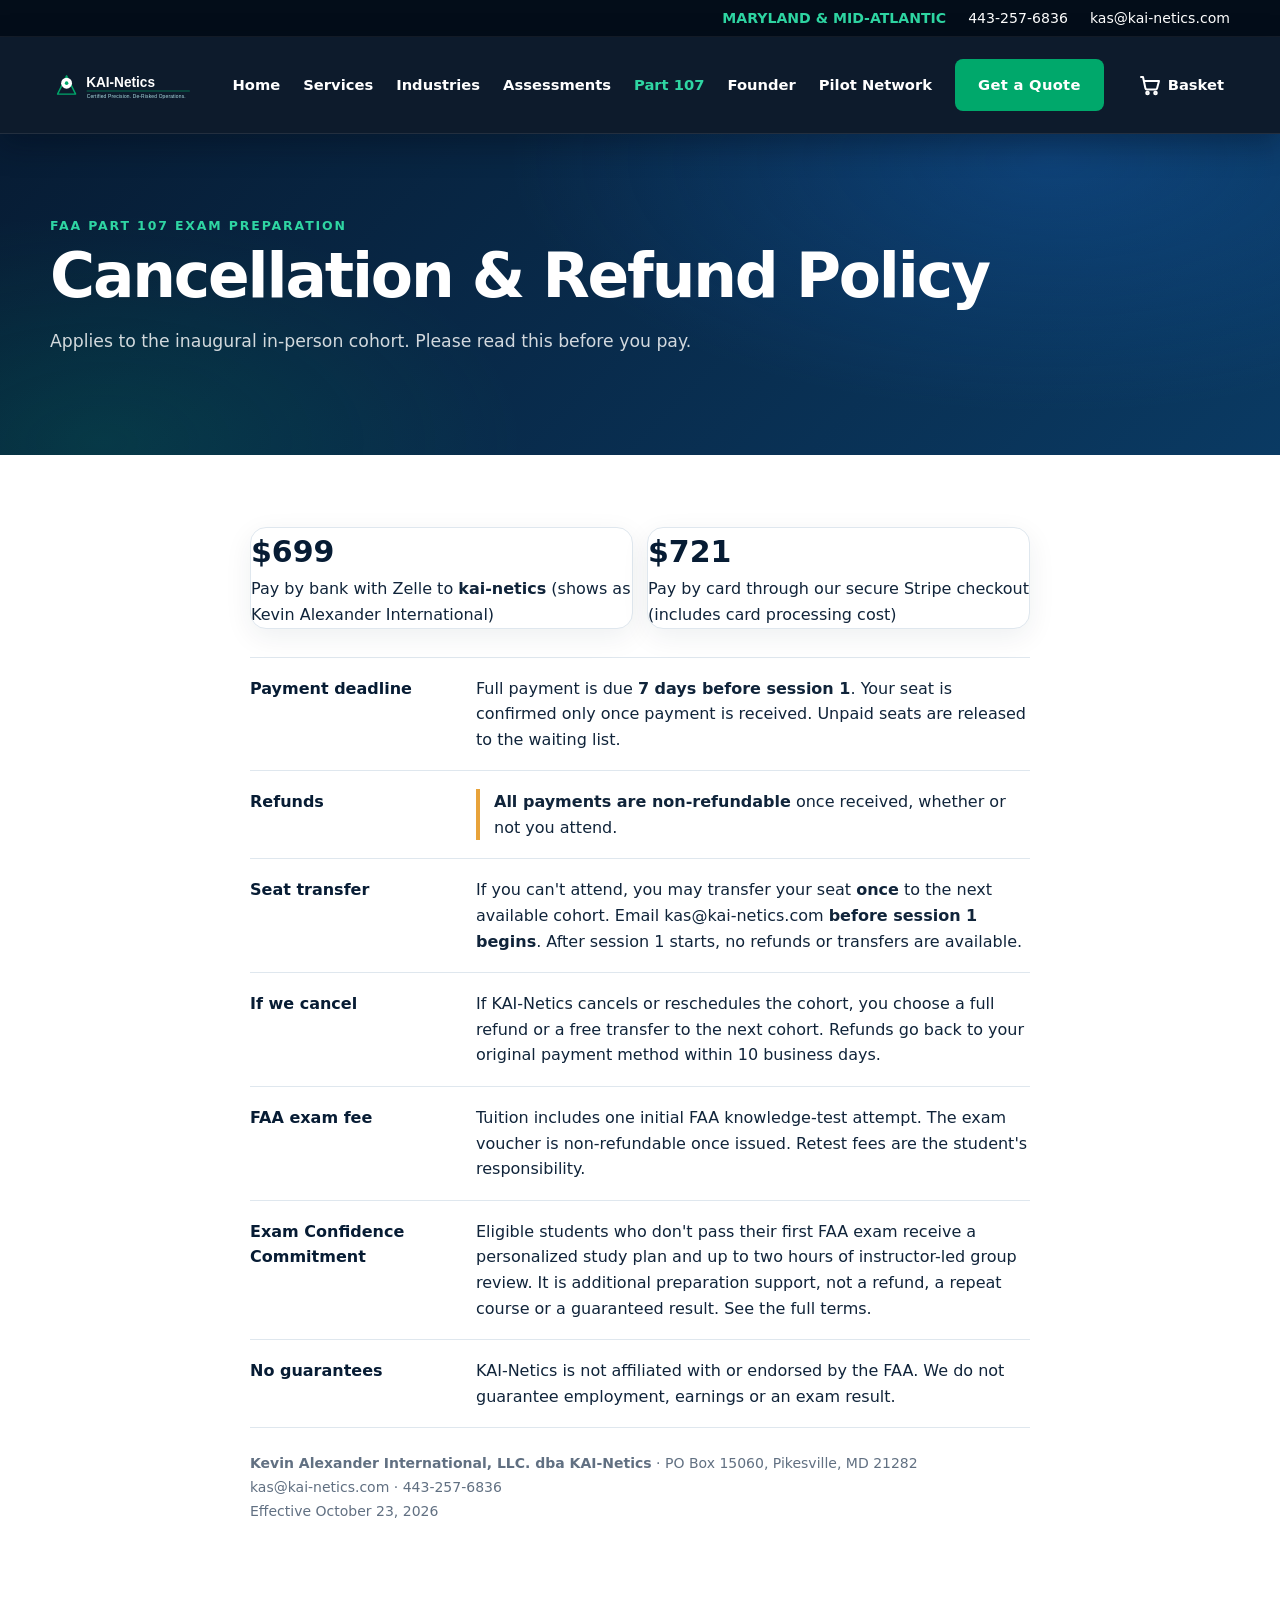
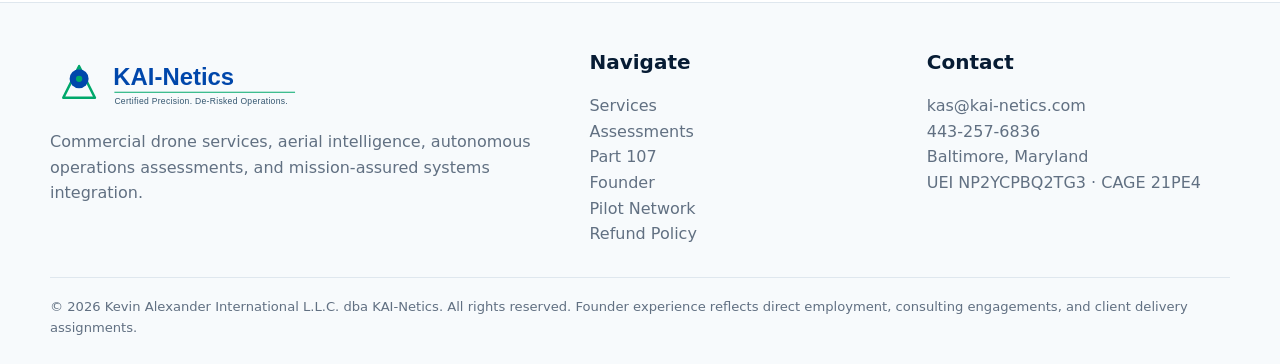
<file: refund-policy.html>
<!doctype html><html lang="en"><head><meta charset="utf-8"><meta name="viewport" content="width=device-width,initial-scale=1"><title>Cancellation &amp; Refund Policy | KAI-Netics</title><meta name="description" content="Cancellation and refund policy for the KAI-Netics FAA Part 107 exam preparation course."><meta name="theme-color" content="#071c34"><link rel="stylesheet" href="assets/site.css"><style id="nav-fit">.navlinks a{white-space:nowrap}</style><style id="policy">
.policy{max-width:820px;margin:0 auto;padding:48px 20px 64px}
.policy .prices{display:flex;flex-wrap:wrap;gap:14px;margin:24px 0 8px}
.policy .prices .card{flex:1 1 220px}
.policy .prices b{display:block;font-size:30px;color:var(--navy);font-variant-numeric:tabular-nums}
.policy dl{margin:28px 0 0;border-top:1px solid var(--line)}
.policy dl>div{display:grid;grid-template-columns:210px 1fr;gap:16px;padding:18px 0;border-bottom:1px solid var(--line)}
.policy dt{font-weight:800;color:var(--navy)}
.policy dd{margin:0;color:var(--ink);min-width:0}
.policy .key{border-left:4px solid #e8a33a;padding-left:14px}
.policy .meta{color:var(--muted);font-size:14px;margin-top:24px;line-height:1.7}
@media(max-width:620px){.policy dl>div{grid-template-columns:1fr;gap:4px}}
</style><script src="assets/cart.js" defer></script></head><body><a class="skip" href="#main">Skip to content</a><div class="utility"><div class="container"><strong>MARYLAND & MID-ATLANTIC</strong><a href="tel:+14432576836">443-257-6836</a><a href="mailto:kas@kai-netics.com">kas@kai-netics.com</a></div></div><header><div class="container nav"><a class="brand" href="index.html" aria-label="KAI-Netics home"><img src="assets/kai-netics-lockup-dark.svg" alt="KAI-Netics — Certified Precision. De-Risked Operations."></a><nav class="navlinks" aria-label="Primary"><a href="index.html">Home</a><a href="index.html#services">Services</a><a href="index.html#industries">Industries</a><a href="index.html#assessments">Assessments</a><a href="part107-exam-prep.html" aria-current="page">Part 107</a><a href="founder.html">Founder</a><a href="pilot-partners.html">Pilot Network</a><a class="btn btn-primary" href="index.html#quote">Get a Quote</a></nav><a class="btn btn-primary mobile" href="index.html#quote">Get Quote</a></div></header><main id="main"><section class="pagehero"><div class="container"><div><div class="kicker">FAA Part 107 Exam Preparation</div><h1>Cancellation &amp; Refund Policy</h1><p>Applies to the inaugural in-person cohort. Please read this before you pay.</p></div></div></section>
<div class="policy">
 <div class="prices">
  <div class="card"><b>$699</b>Pay by bank with Zelle to <strong>kai-netics</strong> (shows as Kevin Alexander International)</div>
  <div class="card"><b>$721</b>Pay by card through our secure Stripe checkout (includes card processing cost)</div>
 </div>
 <dl>
  <div><dt>Payment deadline</dt><dd>Full payment is due <strong>7 days before session 1</strong>. Your seat is confirmed only once payment is received. Unpaid seats are released to the waiting list.</dd></div>
  <div><dt>Refunds</dt><dd class="key"><strong>All payments are non-refundable</strong> once received, whether or not you attend.</dd></div>
  <div><dt>Seat transfer</dt><dd>If you can't attend, you may transfer your seat <strong>once</strong> to the next available cohort. Email <a href="mailto:kas@kai-netics.com">kas@kai-netics.com</a> <strong>before session 1 begins</strong>. After session 1 starts, no refunds or transfers are available.</dd></div>
  <div><dt>If we cancel</dt><dd>If KAI-Netics cancels or reschedules the cohort, you choose a full refund or a free transfer to the next cohort. Refunds go back to your original payment method within 10 business days.</dd></div>
  <div><dt>FAA exam fee</dt><dd>Tuition includes one initial FAA knowledge-test attempt. The exam voucher is non-refundable once issued. Retest fees are the student's responsibility.</dd></div>
  <div><dt>Exam Confidence Commitment</dt><dd>Eligible students who don't pass their first FAA exam receive a personalized study plan and up to two hours of instructor-led group review. It is additional preparation support, not a refund, a repeat course or a guaranteed result. <a href="part107-exam-prep.html">See the full terms</a>.</dd></div>
  <div><dt>No guarantees</dt><dd>KAI-Netics is not affiliated with or endorsed by the FAA. We do not guarantee employment, earnings or an exam result.</dd></div>
 </dl>
 <p class="meta"><strong>Kevin Alexander International, LLC. dba KAI-Netics</strong> · PO Box 15060, Pikesville, MD 21282<br>kas@kai-netics.com · 443-257-6836<br>Effective October 23, 2026</p>
</div>
</main><footer><div class="container"><div class="footergrid"><div><img class="footerbrand" src="assets/kai-netics-lockup-light.svg" alt="KAI-Netics"><p>Commercial drone services, aerial intelligence, autonomous operations assessments, and mission-assured systems integration.</p></div><div><h3>Navigate</h3><ul><li><a href="index.html#services">Services</a></li><li><a href="index.html#assessments">Assessments</a></li><li><a href="part107-exam-prep.html">Part 107</a></li><li><a href="founder.html">Founder</a></li><li><a href="pilot-partners.html">Pilot Network</a></li><li><a href="refund-policy.html">Refund Policy</a></li></ul></div><div><h3>Contact</h3><ul><li><a href="mailto:kas@kai-netics.com">kas@kai-netics.com</a></li><li><a href="tel:+14432576836">443-257-6836</a></li><li>Baltimore, Maryland</li><li>UEI NP2YCPBQ2TG3 · CAGE 21PE4</li></ul></div></div><div class="copyright">© 2026 Kevin Alexander International L.L.C. dba KAI-Netics. All rights reserved. Founder experience reflects direct employment, consulting engagements, and client delivery assignments.</div></div></footer></body></html>
</file>
<file: assets/site.css>
:root{--navy:#071c34;--navy2:#0b3155;--cobalt:#0047AB;--cobalt2:#1a6fd4;--jade:#00A86B;--jade2:#2fd6a3;--powder:#B0E0E6;--ink:#10243a;--muted:#617082;--paper:#f5f8fb;--line:#dfe7ee;--white:#fff;--shadow:0 18px 50px rgba(5,31,57,.16);--radius:16px}
*{box-sizing:border-box}html{scroll-behavior:smooth}body{margin:0;color:var(--ink);font:16px/1.6 Inter,ui-sans-serif,system-ui,-apple-system,BlinkMacSystemFont,"Segoe UI",sans-serif;background:#fff}a{color:inherit;text-decoration:none}img{display:block;max-width:100%}.container{width:min(1180px,calc(100% - 40px));margin:auto}.skip{position:absolute;left:-9999px}.skip:focus{left:20px;top:20px;z-index:999;background:#fff;padding:12px 18px;border-radius:8px}
.utility{background:#030d19;color:#fff;font-size:.88rem;border-bottom:1px solid rgba(255,255,255,.07)}.utility .container{display:flex;justify-content:flex-end;gap:22px;align-items:center;min-height:36px}.utility strong{color:var(--jade2)}
header{position:sticky;top:0;z-index:80;background:rgba(6,20,38,.97);backdrop-filter:blur(14px);border-bottom:1px solid rgba(255,255,255,.09);box-shadow:0 10px 28px rgba(2,10,22,.35)}
.nav{min-height:96px;display:flex;align-items:center;justify-content:space-between;gap:28px}
.brand{display:flex;align-items:center}.brand img{width:290px;height:68px;object-fit:contain;object-position:left center;background:transparent;border-radius:0;padding:0}
.navlinks{display:flex;align-items:center;gap:23px;color:#fff;font-weight:750;font-size:.92rem}.navlinks a:hover,.navlinks a[aria-current="page"]{color:var(--jade2)}
.btn{display:inline-flex;align-items:center;justify-content:center;gap:8px;min-height:48px;padding:12px 21px;border-radius:8px;border:2px solid transparent;font-weight:850;letter-spacing:.02em;transition:.2s}
.btn-primary{background:var(--jade);color:#fff}.btn-primary:hover{background:var(--jade2);color:#04331f;transform:translateY(-1px)}
.btn-secondary{border-color:#fff;color:#fff}.btn-secondary:hover{background:#fff;color:var(--navy)}
.btn-teal{background:var(--cobalt);color:#fff}.mobile{display:none}
.hero{position:relative;min-height:640px;display:grid;align-items:center;color:#fff;background:linear-gradient(90deg,#050f1e 0%,rgba(6,24,45,.97) 35%,rgba(6,24,45,.78) 58%,rgba(6,24,45,.28) 80%,rgba(6,24,45,0) 100%),url('hero-drone-baltimore.jpg') right center/cover}
.hero::after{content:"";position:absolute;inset:auto 0 0;height:6px;background:linear-gradient(90deg,var(--cobalt),var(--jade))}
.hero .copy{max-width:720px;padding:92px 0 104px}
.kicker,.eyebrow{font-size:.78rem;text-transform:uppercase;letter-spacing:.15em;font-weight:900;color:var(--jade2)}
h1,h2,h3{line-height:1.12;margin-top:0}
h1{font-size:clamp(2.6rem,4.8vw,4.3rem);letter-spacing:-.035em;margin:.4rem 0 1rem}
h2{font-size:clamp(1.9rem,3.6vw,3rem);letter-spacing:-.025em}h3{font-size:1.25rem}
.hero .tag{font-size:clamp(1.25rem,2.4vw,1.75rem);font-weight:800;font-style:italic;color:var(--jade2);margin-bottom:14px}
.hero p{font-size:1.12rem;color:rgba(255,255,255,.88);max-width:640px}
.actions{display:flex;gap:14px;flex-wrap:wrap;margin-top:28px}
.trustbar{background:#081f3a;color:#fff;border-bottom:1px solid rgba(255,255,255,.08)}.archkicker{text-align:center;padding-top:22px}.trustgrid{display:grid;grid-template-columns:repeat(4,1fr)}.trust{padding:14px 20px 26px;border-right:1px solid rgba(255,255,255,.12);font-size:.92rem;line-height:1.5}.trust:last-child{border-right:0}.trust strong{display:block;color:var(--jade2);font-size:1.02rem;margin-bottom:4px}
section{padding:86px 0}.lead{max-width:820px;margin-bottom:38px}.lead p{font-size:1.08rem;color:var(--muted)}
.grid3{display:grid;grid-template-columns:repeat(3,1fr);gap:20px}
.grid4{grid-template-columns:repeat(4,1fr)}
.card{background:#fff;border:1px solid var(--line);border-radius:var(--radius);overflow:hidden;box-shadow:0 8px 28px rgba(7,36,63,.07)}.card:hover{box-shadow:var(--shadow);transform:translateY(-3px);transition:.2s}
.card .media{height:120px;background:linear-gradient(135deg,var(--cobalt),#0a2441);display:grid;place-items:center;text-align:center;color:#fff;font-size:1.35rem;font-weight:900;letter-spacing:.22em;padding:0 14px}
.card .body{padding:25px}.card p{color:var(--muted)}.card ul{padding-left:18px;color:var(--muted)}
.paper{background:var(--paper)}
.process{background:var(--navy);color:#fff}.process .lead p{color:rgba(255,255,255,.72)}
.steps{display:grid;grid-template-columns:repeat(5,1fr);gap:14px}.step{padding:24px 18px;border:1px solid rgba(255,255,255,.14);border-radius:14px;background:rgba(255,255,255,.04)}.step b{display:inline-grid;place-items:center;width:40px;height:40px;border-radius:50%;background:var(--jade);color:#fff;margin-bottom:12px}.step p{color:rgba(255,255,255,.72);font-size:.92rem}
.model{display:grid;grid-template-columns:1fr 1fr 1fr;gap:20px}.model>div{border-radius:var(--radius);padding:30px;background:#fff;border:1px solid var(--line)}.model .center{background:var(--navy);color:#fff;text-align:center}.model .center img{width:130px;margin:0 auto 15px}.model .center p{color:rgba(255,255,255,.75)}
.founder-band{max-width:900px}.founder-byline{display:flex;align-items:center;gap:14px;margin:10px 0 20px}.founder-thumb{width:56px;height:56px;border-radius:50%;object-fit:cover;object-position:center 25%;border:2px solid var(--line);flex-shrink:0}.founder-byline strong{display:block;font-size:1rem;color:var(--ink)}.founder-byline span{display:block;font-size:.85rem;color:var(--muted)}.founder-stats{display:grid;grid-template-columns:repeat(4,1fr);gap:16px;margin:26px 0 30px}.founder-stats div{background:var(--paper);border:1px solid var(--line);border-radius:14px;padding:18px 14px;text-align:center}.founder-stats strong{display:block;font-size:1.9rem;font-weight:900;color:var(--cobalt);line-height:1}.founder-stats span{display:block;margin-top:6px;font-size:.82rem;color:var(--muted);font-weight:650}
.portrait{width:min(360px,100%);aspect-ratio:1/1;object-fit:cover;object-position:center 30%;border-radius:24px;box-shadow:var(--shadow);margin:auto;border:4px solid rgba(255,255,255,.85)}
.credentials{display:flex;gap:9px;flex-wrap:wrap;margin:22px 0}.pill{background:#eaf2f8;color:var(--navy2);font-weight:800;padding:8px 12px;border-radius:999px;font-size:.88rem}
.pagehero .pill,.process .pill{background:rgba(255,255,255,.12);color:#fff;border:1px solid rgba(255,255,255,.2)}
.quote{background:linear-gradient(135deg,var(--navy) 0%,#0a3a63 55%,#0d4c76 100%);color:#fff}.quotegrid{display:grid;grid-template-columns:.8fr 1.2fr;gap:36px}.quote p{color:rgba(255,255,255,.78)}
form{background:#fff;color:var(--ink);padding:28px;border-radius:var(--radius);display:grid;gap:14px;box-shadow:var(--shadow)}
.row{display:grid;grid-template-columns:1fr 1fr;gap:14px}label{font-weight:800;font-size:.9rem}
input,select,textarea{width:100%;padding:13px;border:1px solid #cbd7e2;border-radius:8px;font:inherit}
input:focus,select:focus,textarea:focus{outline:3px solid rgba(0,168,107,.22);border-color:var(--jade)}
footer{background:#f7fafc;color:var(--navy);padding:48px 0 26px;border-top:1px solid var(--line)}
.footergrid{display:grid;grid-template-columns:1.25fr .75fr .75fr;gap:34px}
.footerbrand{width:270px;height:auto;object-fit:contain;background:transparent;border-radius:0;padding:0}
.footergrid p,.footergrid li{color:var(--muted)}footer ul{list-style:none;margin:0;padding:0}
.copyright{border-top:1px solid var(--line);margin-top:30px;padding-top:18px;color:var(--muted);font-size:.82rem}
.pagehero{position:relative;background:radial-gradient(900px 420px at 82% 8%,rgba(26,111,212,.28),transparent 60%),radial-gradient(700px 380px at 8% 96%,rgba(0,168,107,.16),transparent 60%),linear-gradient(135deg,var(--navy),#0a3a63)}
.pagehero{color:#fff;padding:82px 0}.pagehero .wrap{display:grid;grid-template-columns:1.1fr .9fr;gap:44px;align-items:center}
.pagehero p{color:rgba(255,255,255,.82);font-size:1.08rem}.pagehero .portrait{max-width:320px}
.stats{display:grid;grid-template-columns:repeat(4,1fr);gap:14px;margin-top:28px}.stat{background:rgba(255,255,255,.07);border:1px solid rgba(255,255,255,.14);padding:16px;border-radius:12px}.stat strong{display:block;color:var(--jade2)}
.sectorgrid{display:grid;grid-template-columns:repeat(4,1fr);gap:14px}.sector{padding:22px;border:1px solid var(--line);border-radius:14px;text-align:center;background:#fff;font-weight:700;color:var(--navy2)}
.experience{display:flex;flex-wrap:wrap;gap:10px}.experience span{padding:10px 14px;background:#eef3f8;border-radius:8px;font-weight:750}
.pilot-grid{display:grid;grid-template-columns:repeat(4,1fr);gap:18px}.pilot-card{padding:24px;border-radius:14px;border:1px solid var(--line);background:#fff}
.notice{padding:18px;border-left:5px solid var(--jade);background:#effaf5;border-radius:8px}
.format-line{font-size:.85rem;color:var(--muted);margin:10px 0}
.form-status[data-fs-success] {
  border-left: 5px solid var(--jade);
  background: #effaf5;
  color: #04331f;
}

.form-status[data-fs-error] {
  border-left: 5px solid #c0392b;
  background: #fdecea;
  color: #7a231a;
}

.form-status{padding:14px 18px;border-radius:8px;margin-top:14px;font-weight:650}
.form-status.success{border-left:5px solid var(--jade);background:#effaf5;color:#04331f}
.form-status.error{border-left:5px solid #c0392b;background:#fdecea;color:#7a231a}
.stickycta{position:fixed;right:20px;bottom:20px;z-index:90;box-shadow:0 10px 30px rgba(0,0,0,.28)}
@media(max-width:980px){.navlinks{display:none}.mobile{display:inline-flex}.trustgrid,.grid3,.steps,.model,.stats,.sectorgrid,.pilot-grid,.founder-stats{grid-template-columns:repeat(2,1fr)}.quotegrid,.pagehero .wrap{grid-template-columns:1fr}.footergrid{grid-template-columns:1fr 1fr}.hero{min-height:600px;background:linear-gradient(180deg,rgba(5,15,30,.96) 0%,rgba(6,24,45,.87) 45%,rgba(6,24,45,.5) 72%,rgba(6,24,45,.2) 100%),url('hero-drone-baltimore.jpg') center/cover}}
@media(max-width:650px){.utility .container{justify-content:center;flex-wrap:wrap;padding:6px 0}.brand img{width:230px;height:56px}.nav{min-height:80px}.hero .copy{padding:70px 0 85px}.trustgrid,.grid3,.steps,.model,.stats,.sectorgrid,.pilot-grid,.row,.footergrid,.founder-stats{grid-template-columns:1fr}section{padding:64px 0}.trust{border-right:0;border-bottom:1px solid rgba(255,255,255,.14)}.stickycta{left:16px;right:16px}.pagehero{padding:62px 0}}
/* Prominent Formspree submission confirmation */
.form-status[data-fs-success]:not(:empty) {
  position: relative;
  display: block;
  margin-top: 20px;
  padding: 24px 24px 24px 76px;
  border: 3px solid var(--jade);
  border-left-width: 10px;
  border-radius: 14px;
  background: linear-gradient(135deg, #e9fff5, #d6f7e7);
  color: #04331f;
  font-size: 1.4rem;
  font-weight: 900;
  line-height: 1.3;
  box-shadow: 0 14px 34px rgba(0, 168, 107, 0.28);
  animation: success-pop 0.45s ease-out;
}

.form-status[data-fs-success]:not(:empty)::before {
  content: "✓";
  position: absolute;
  left: 22px;
  top: 25px;
  display: grid;
  place-items: center;
  width: 38px;
  height: 38px;
  border-radius: 50%;
  background: var(--jade);
  color: #fff;
  font-size: 1.55rem;
  font-weight: 900;
}

.form-status[data-fs-success]:not(:empty)::after {
  content: "Your request was sent successfully. KAI-Netics will respond within one business day.";
  display: block;
  margin-top: 6px;
  color: #24543e;
  font-size: 0.95rem;
  font-weight: 650;
  line-height: 1.45;
}

.form-status[data-fs-error]:not(:empty) {
  display: block;
  margin-top: 20px;
  padding: 20px;
  border: 3px solid #c0392b;
  border-left-width: 10px;
  border-radius: 12px;
  background: #fdecea;
  color: #7a231a;
  font-size: 1.05rem;
  font-weight: 800;
}

@keyframes success-pop {
  from {
    opacity: 0;
    transform: translateY(10px) scale(0.97);
  }

  to {
    opacity: 1;
    transform: translateY(0) scale(1);
  }
}

@media (prefers-reduced-motion: reduce) {
  .form-status[data-fs-success]:not(:empty) {
    animation: none;
  }
}
/* Pilot Partner application confirmation */
.form-status.pilot-success:not(:empty) {
  border-color: var(--cobalt);
  background: linear-gradient(135deg, #eef6ff, #e5fff4);
  color: var(--navy);
  box-shadow: 0 14px 34px rgba(0, 71, 171, 0.24);
}

.form-status.pilot-success:not(:empty)::before {
  background: linear-gradient(135deg, var(--cobalt), var(--jade));
}

.form-status.pilot-success:not(:empty)::after {
  content: "Your Pilot Partner application has been received. KAI-Netics will review your qualifications and contact you when your capabilities align with an upcoming mission.";
  color: #29465f;
}
</file>
